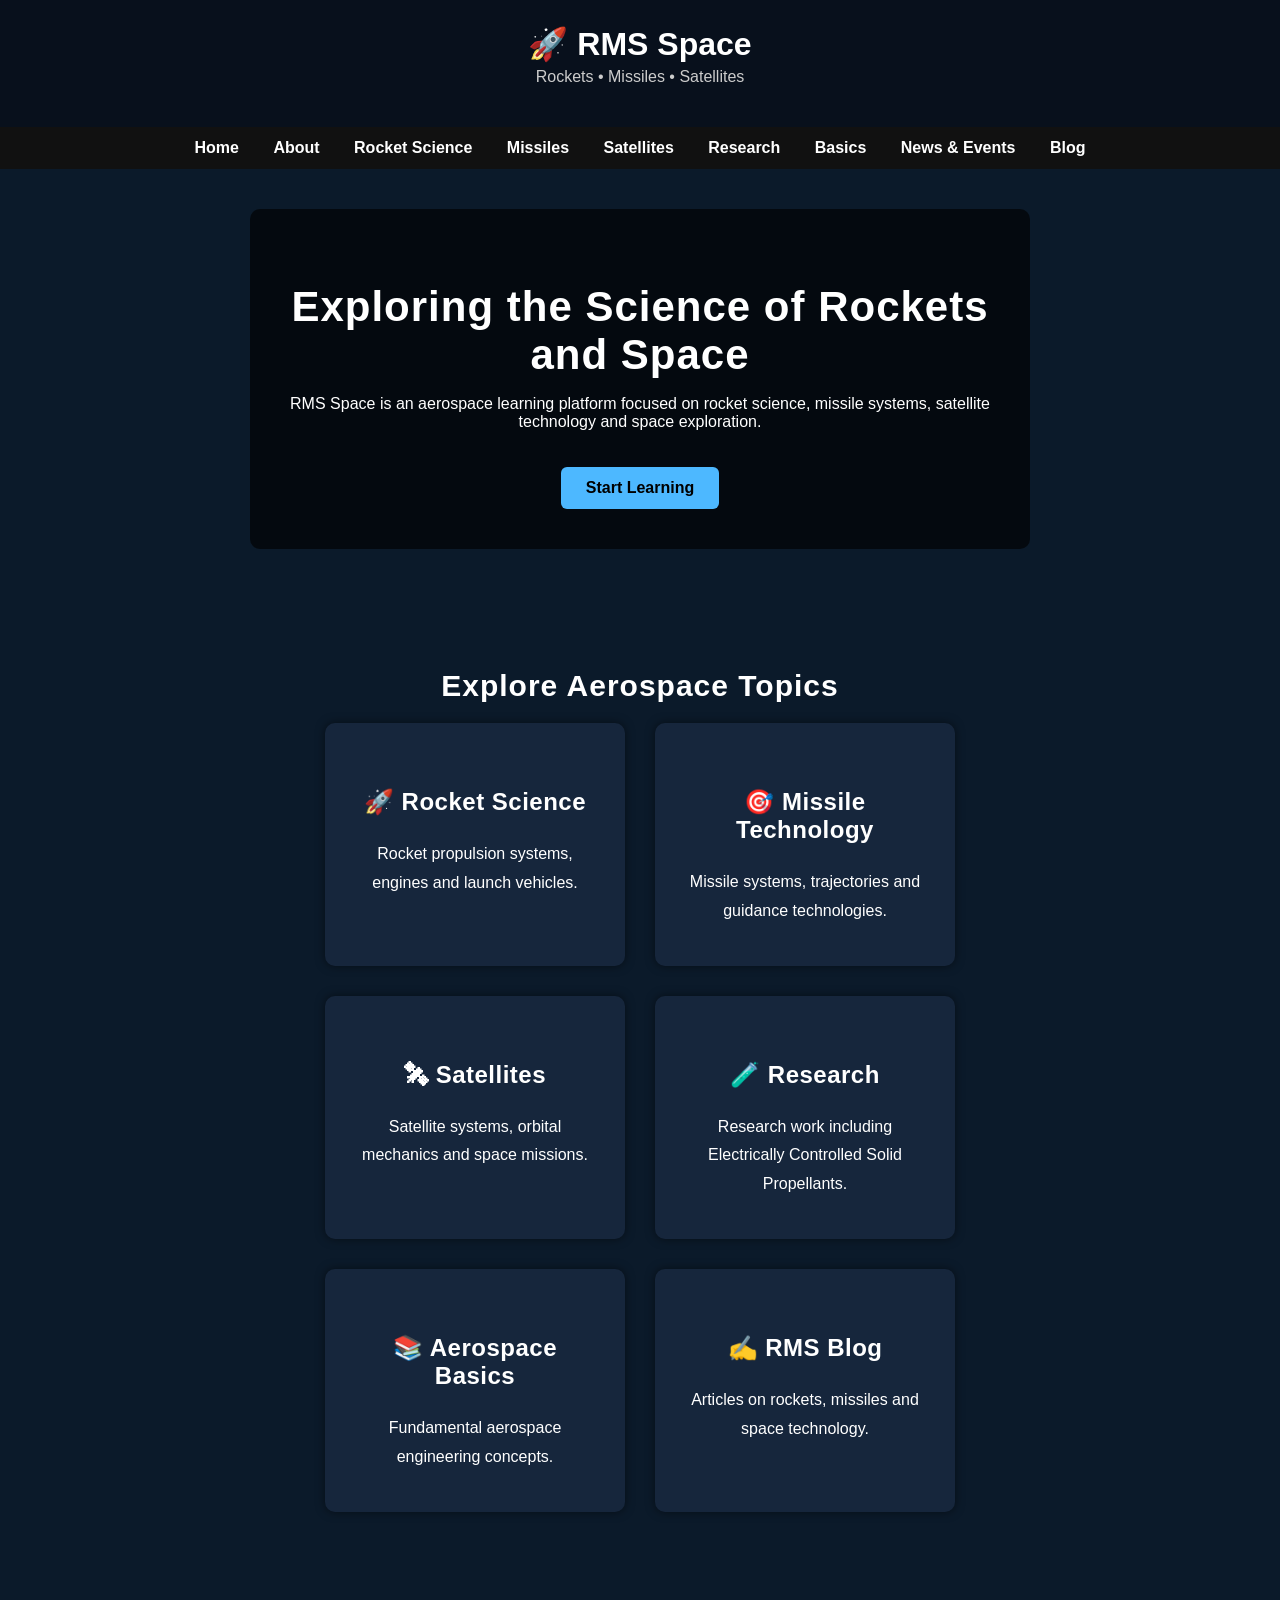
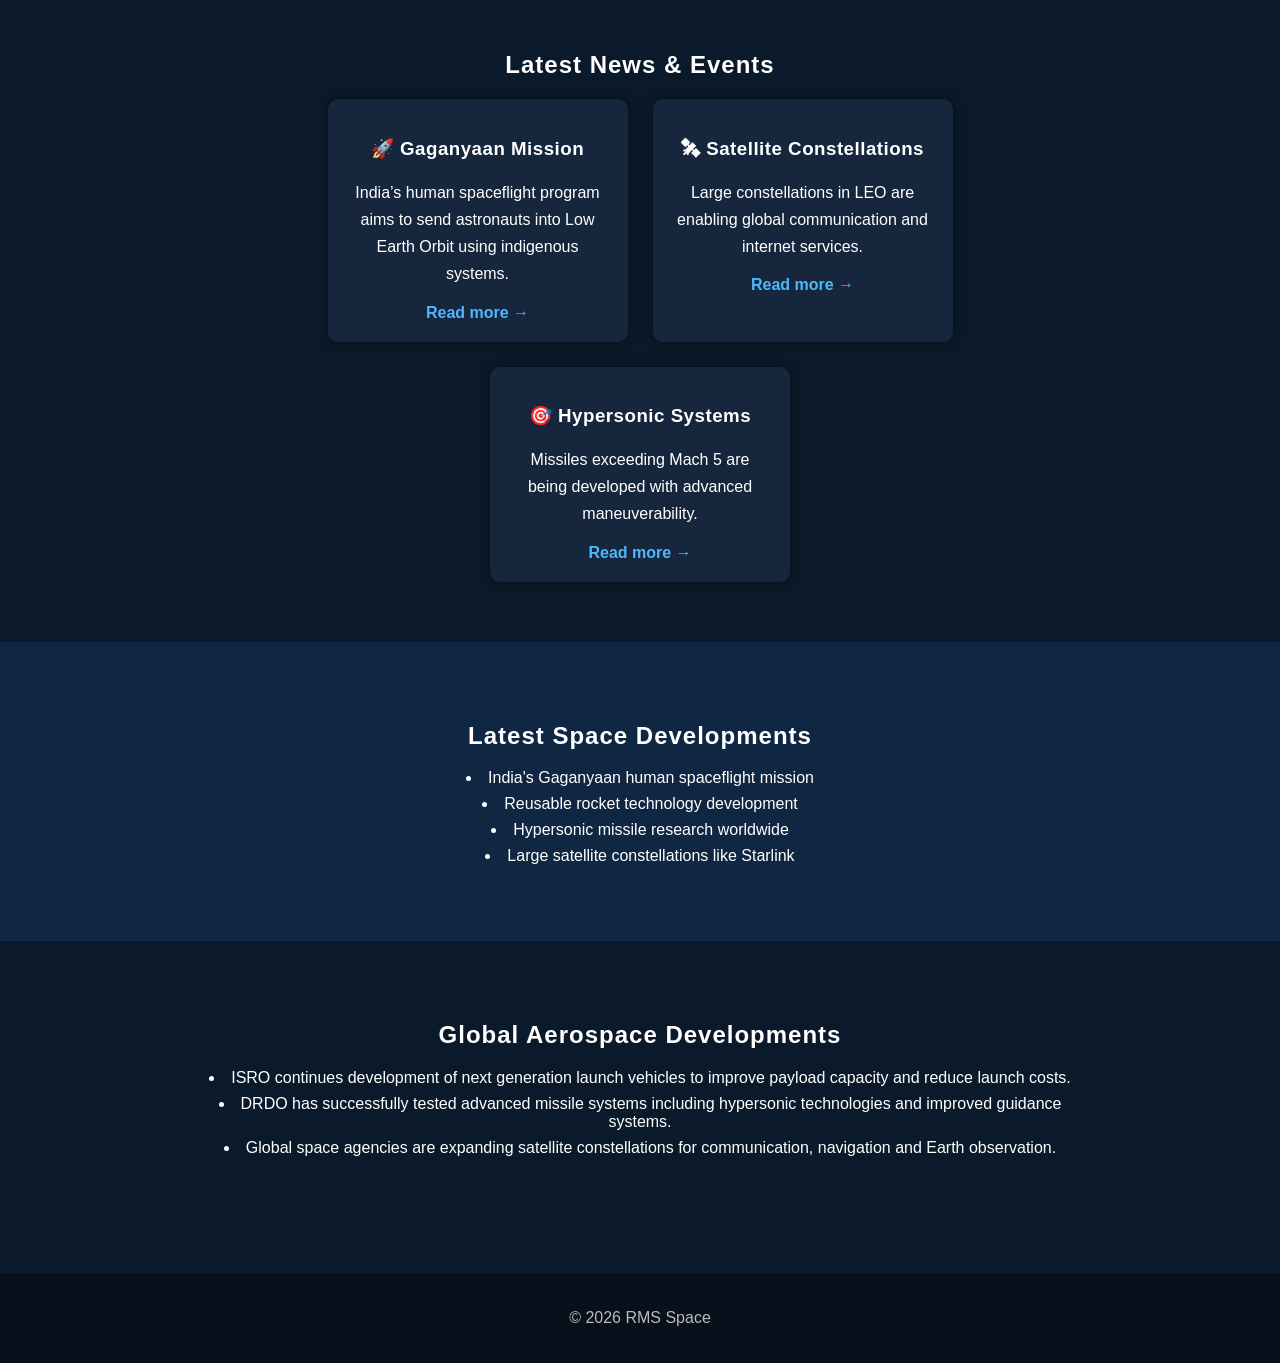
<file: index.html>
<!DOCTYPE html>
<html>

<head>
<title>RMS Space</title>

<meta charset="UTF-8">
<meta name="viewport" content="width=device-width, initial-scale=1.0">

<link rel="stylesheet" href="style.css">

</head>

<body>

<header>
<h1>🚀 RMS Space</h1>
<p>Rockets • Missiles • Satellites</p>
</header>

<nav>
<a href="index.html">Home</a>
<a href="about.html">About</a>
<a href="rocket-science.html">Rocket Science</a>
<a href="missiles.html">Missiles</a>
<a href="satellites.html">Satellites</a>
<a href="research.html">Research</a>
<a href="basics.html">Basics</a>
<a href="news.html">News & Events</a>
<a href="blog.html">Blog</a>
</nav>

<section class="hero">

<div class="hero-text">

<h2>Exploring the Science of Rockets and Space</h2>

<p>
RMS Space is an aerospace learning platform focused on rocket science,
missile systems, satellite technology and space exploration.
</p>

<a href="basics.html" class="hero-button">Start Learning</a>

</div>

</section>

<section class="topics">

<h2>Explore Aerospace Topics</h2>

<div class="topic-container">

<div class="topic-card">
<h3><a href="rocket-science.html">🚀 Rocket Science</a></h3>
<p>Rocket propulsion systems, engines and launch vehicles.</p>
</div>

<div class="topic-card">
<h3><a href="missiles.html">🎯 Missile Technology</a></h3>
<p>Missile systems, trajectories and guidance technologies.</p>
</div>

<div class="topic-card">
<h3><a href="satellites.html">🛰 Satellites</a></h3>
<p>Satellite systems, orbital mechanics and space missions.</p>
</div>

<div class="topic-card">
<h3><a href="research.html">🧪 Research</a></h3>
<p>Research work including Electrically Controlled Solid Propellants.</p>
</div>

<div class="topic-card">
<h3><a href="basics.html">📚 Aerospace Basics</a></h3>
<p>Fundamental aerospace engineering concepts.</p>
</div>

<div class="topic-card">
<h3><a href="blog.html">✍️ RMS Blog</a></h3>
<p>Articles on rockets, missiles and space technology.</p>
</div>

</div>

</section>

<!-- NEW SECTION: LATEST NEWS -->

<section class="content">

<h2>Latest News & Events</h2>

<div class="news-container">

<div class="news-card">
<h3>🚀 Gaganyaan Mission</h3>
<p>India’s human spaceflight program aims to send astronauts into Low Earth Orbit using indigenous systems.</p>
<a href="news.html">Read more →</a>
</div>

<div class="news-card">
<h3>🛰 Satellite Constellations</h3>
<p>Large constellations in LEO are enabling global communication and internet services.</p>
<a href="news.html">Read more →</a>
</div>

<div class="news-card">
<h3>🎯 Hypersonic Systems</h3>
<p>Missiles exceeding Mach 5 are being developed with advanced maneuverability.</p>
<a href="news.html">Read more →</a>
</div>

</div>

</section>

<section class="section-highlight">

<h2>Latest Space Developments</h2>

<ul>
<li>India's Gaganyaan human spaceflight mission</li>
<li>Reusable rocket technology development</li>
<li>Hypersonic missile research worldwide</li>
<li>Large satellite constellations like Starlink</li>
</ul>

</section>

<section class="content">

<h2>Global Aerospace Developments</h2>

<ul>

<li>
ISRO continues development of next generation launch vehicles to improve
payload capacity and reduce launch costs.
</li>

<li>
DRDO has successfully tested advanced missile systems including
hypersonic technologies and improved guidance systems.
</li>

<li>
Global space agencies are expanding satellite constellations for
communication, navigation and Earth observation.
</li>

</ul>

</section>

<footer>
<p>© 2026 RMS Space</p>
</footer>

</body>
</html>
</file>
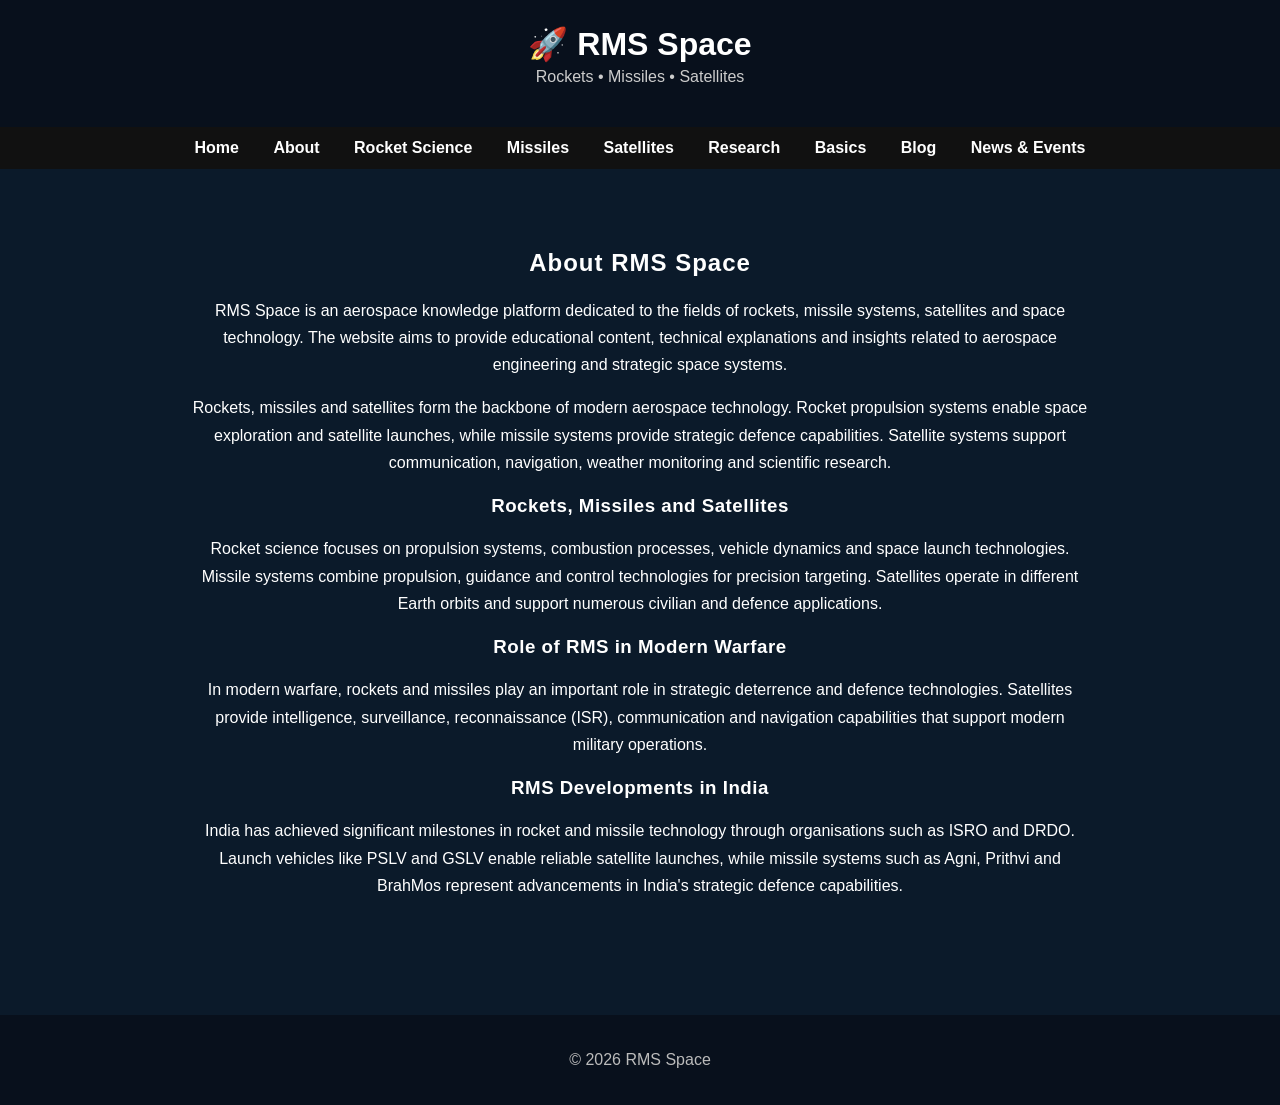
<file: about.html>
<!DOCTYPE html>
<html>

<head>
<title>About | RMS Space</title>
<link rel="stylesheet" href="style.css">
</head>

<body>

<header>
<h1>🚀 RMS Space</h1>
<p>Rockets • Missiles • Satellites</p>
</header>

<nav>
<a href="index.html">Home</a>
<a href="about.html">About</a>
<a href="rocket-science.html">Rocket Science</a>
<a href="missiles.html">Missiles</a>
<a href="satellites.html">Satellites</a>
<a href="research.html">Research</a>
<a href="basics.html">Basics</a>
<a href="blog.html">Blog</a>
<a href="news.html">News & Events</a>
</nav>

<section class="content">

<h2>About RMS Space</h2>

<p>
RMS Space is an aerospace knowledge platform dedicated to the fields of
rockets, missile systems, satellites and space technology. The website aims
to provide educational content, technical explanations and insights related
to aerospace engineering and strategic space systems.
</p>

<p>
Rockets, missiles and satellites form the backbone of modern aerospace
technology. Rocket propulsion systems enable space exploration and satellite
launches, while missile systems provide strategic defence capabilities.
Satellite systems support communication, navigation, weather monitoring
and scientific research.
</p>

<h3>Rockets, Missiles and Satellites</h3>

<p>
Rocket science focuses on propulsion systems, combustion processes,
vehicle dynamics and space launch technologies. Missile systems combine
propulsion, guidance and control technologies for precision targeting.
Satellites operate in different Earth orbits and support numerous
civilian and defence applications.
</p>

<h3>Role of RMS in Modern Warfare</h3>

<p>
In modern warfare, rockets and missiles play an important role in
strategic deterrence and defence technologies. Satellites provide
intelligence, surveillance, reconnaissance (ISR), communication and
navigation capabilities that support modern military operations.
</p>

<h3>RMS Developments in India</h3>

<p>
India has achieved significant milestones in rocket and missile
technology through organisations such as ISRO and DRDO. Launch
vehicles like PSLV and GSLV enable reliable satellite launches,
while missile systems such as Agni, Prithvi and BrahMos represent
advancements in India's strategic defence capabilities.
</p>

</section>

<footer>
<p>© 2026 RMS Space</p>
</footer>

</body>
</html>
</file>
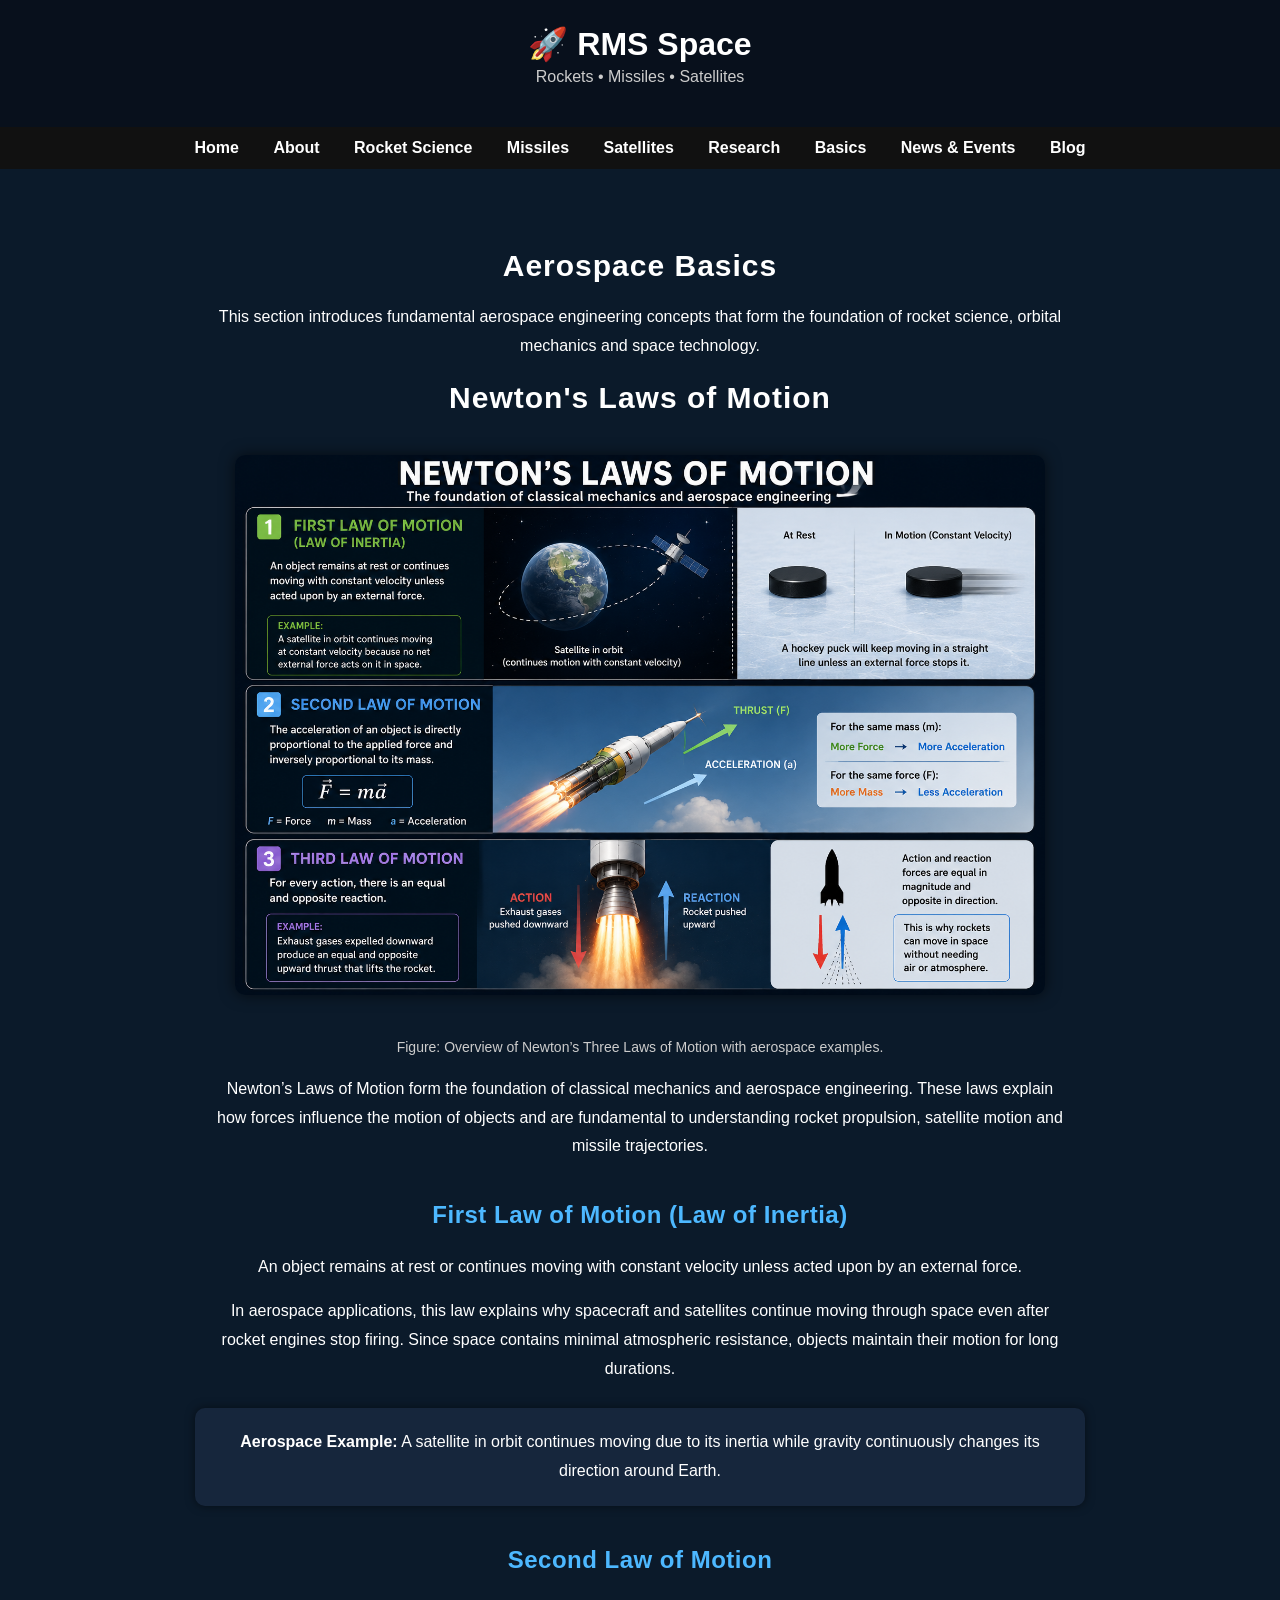
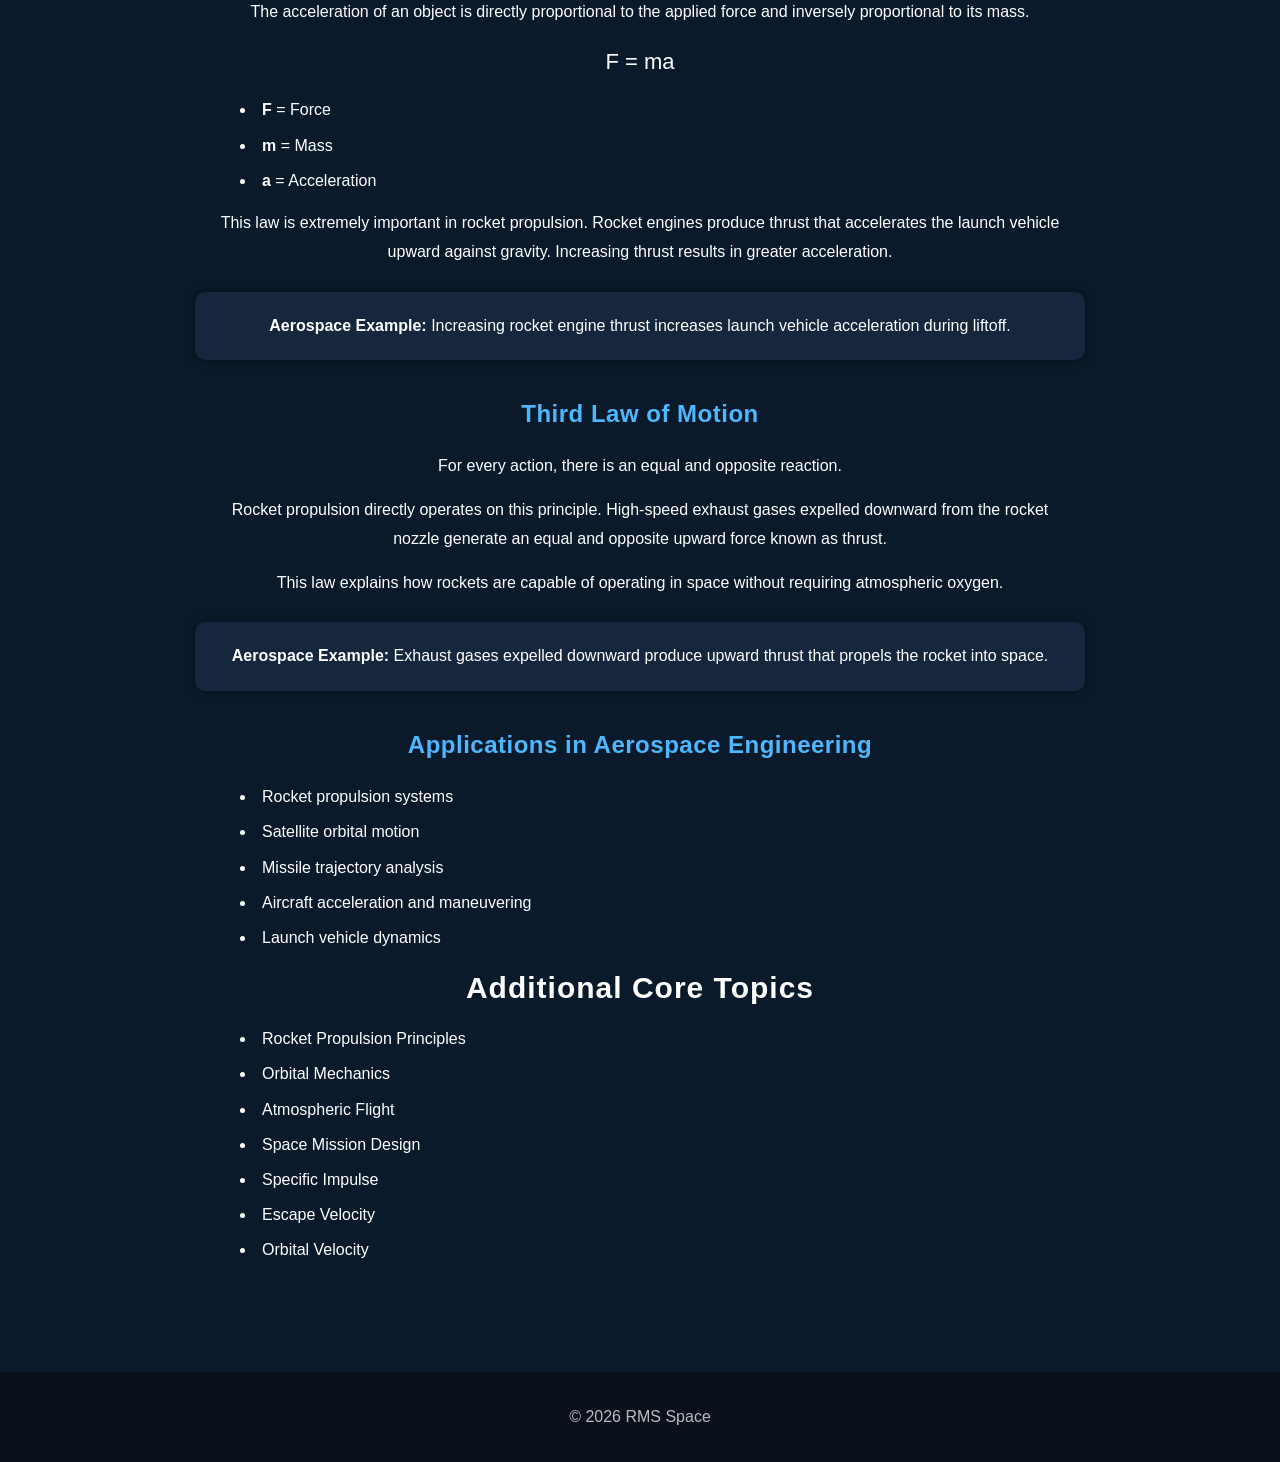
<file: basics.html>
<!DOCTYPE html>
<html>

<head>
<title>Aerospace Basics | RMS Space</title>
<link rel="stylesheet" href="style.css">
</head>

<body>

<header>
<h1>🚀 RMS Space</h1>
<p>Rockets • Missiles • Satellites</p>
</header>

<nav>
<a href="index.html">Home</a>
<a href="about.html">About</a>
<a href="rocket-science.html">Rocket Science</a>
<a href="missiles.html">Missiles</a>
<a href="satellites.html">Satellites</a>
<a href="research.html">Research</a>
<a href="basics.html">Basics</a>
<a href="news.html">News & Events</a>
<a href="blog.html">Blog</a>
</nav>

<section class="topics">

<h2>Aerospace Basics</h2>

<p>
This section introduces fundamental aerospace engineering concepts that form
the foundation of rocket science, orbital mechanics and space technology.
</p>

<!-- NEWTON'S LAWS -->

<h2>Newton's Laws of Motion</h2>

<img src="images/newtons-laws.png" class="orbit-img">

<p class="image-caption">
Figure: Overview of Newton’s Three Laws of Motion with aerospace examples.
</p>

<p>
Newton’s Laws of Motion form the foundation of classical mechanics and
aerospace engineering. These laws explain how forces influence the motion
of objects and are fundamental to understanding rocket propulsion,
satellite motion and missile trajectories.
</p>

<!-- FIRST LAW -->

<h3>First Law of Motion (Law of Inertia)</h3>

<p>
An object remains at rest or continues moving with constant velocity unless
acted upon by an external force.
</p>

<p>
In aerospace applications, this law explains why spacecraft and satellites
continue moving through space even after rocket engines stop firing. Since
space contains minimal atmospheric resistance, objects maintain their motion
for long durations.
</p>

<div class="law-box">

<p>
<b>Aerospace Example:</b> A satellite in orbit continues moving due to its
inertia while gravity continuously changes its direction around Earth.
</p>

</div>

<!-- SECOND LAW -->

<h3>Second Law of Motion</h3>

<p>
The acceleration of an object is directly proportional to the applied force
and inversely proportional to its mass.
</p>

<p style="text-align:center; font-size:22px;">
F = ma
</p>

<ul>

<li><b>F</b> = Force</li>
<li><b>m</b> = Mass</li>
<li><b>a</b> = Acceleration</li>

</ul>

<p>
This law is extremely important in rocket propulsion. Rocket engines produce
thrust that accelerates the launch vehicle upward against gravity.
Increasing thrust results in greater acceleration.
</p>

<div class="law-box">

<p>
<b>Aerospace Example:</b> Increasing rocket engine thrust increases launch
vehicle acceleration during liftoff.
</p>

</div>

<!-- THIRD LAW -->

<h3>Third Law of Motion</h3>

<p>
For every action, there is an equal and opposite reaction.
</p>

<p>
Rocket propulsion directly operates on this principle. High-speed exhaust
gases expelled downward from the rocket nozzle generate an equal and opposite
upward force known as thrust.
</p>

<p>
This law explains how rockets are capable of operating in space without
requiring atmospheric oxygen.
</p>

<div class="law-box">

<p>
<b>Aerospace Example:</b> Exhaust gases expelled downward produce upward
thrust that propels the rocket into space.
</p>

</div>

<!-- APPLICATIONS -->

<h3>Applications in Aerospace Engineering</h3>

<ul>

<li>Rocket propulsion systems</li>

<li>Satellite orbital motion</li>

<li>Missile trajectory analysis</li>

<li>Aircraft acceleration and maneuvering</li>

<li>Launch vehicle dynamics</li>

</ul>

<!-- ADDITIONAL TOPICS -->

<h2>Additional Core Topics</h2>

<ul>

<li>Rocket Propulsion Principles</li>

<li>Orbital Mechanics</li>

<li>Atmospheric Flight</li>

<li>Space Mission Design</li>

<li>Specific Impulse</li>

<li>Escape Velocity</li>

<li>Orbital Velocity</li>

</ul>

</section>

<footer>
<p>© 2026 RMS Space</p>
</footer>

</body>
</html>
</file>
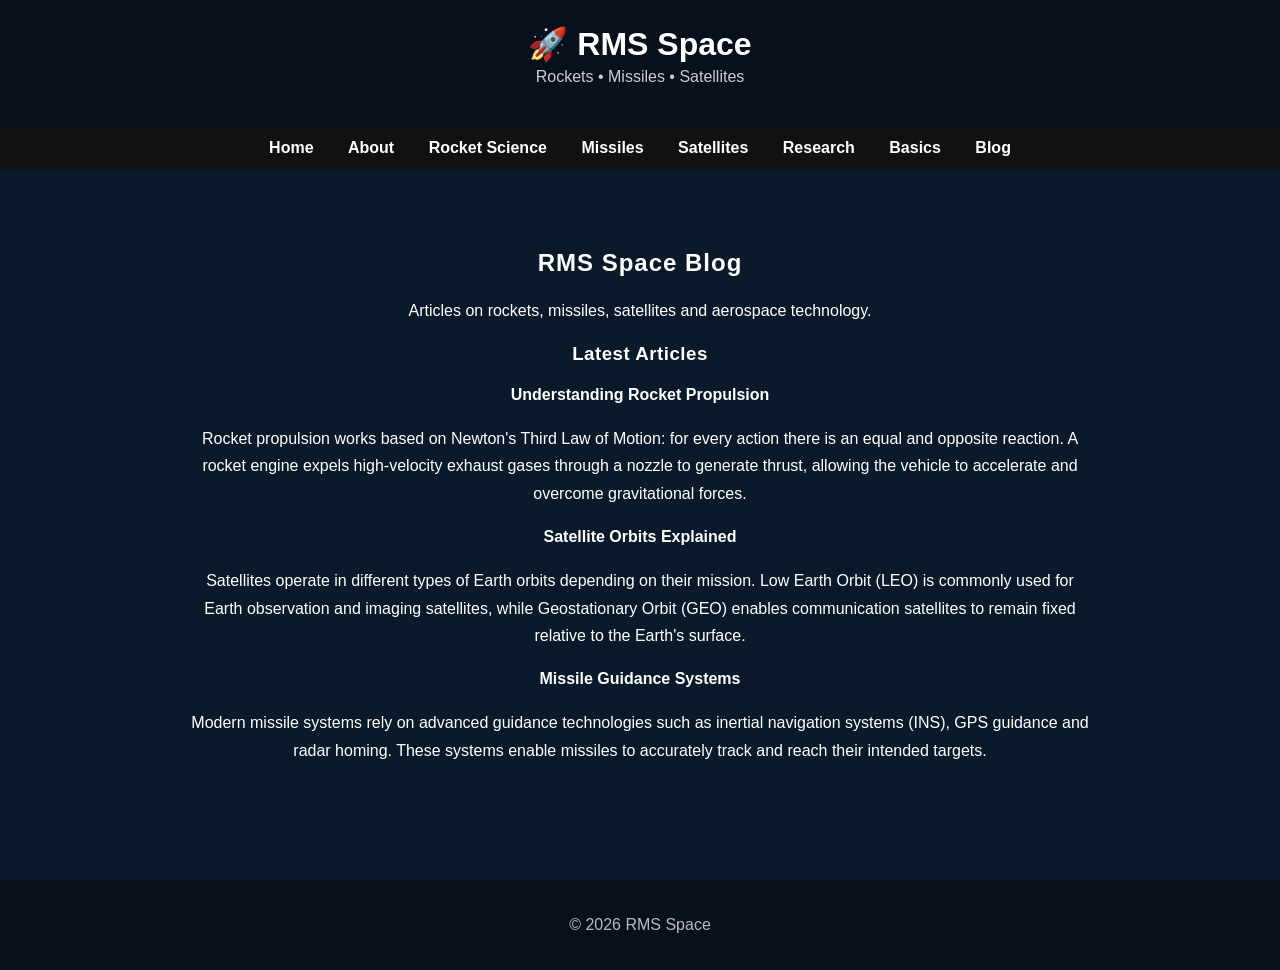
<file: blog.html>
<!DOCTYPE html>
<html>

<head>
<title>RMS Space Blog</title>
<link rel="stylesheet" href="style.css">
</head>

<body>

<header>
<h1>🚀 RMS Space</h1>
<p>Rockets • Missiles • Satellites</p>
</header>

<nav>
<a href="index.html">Home</a>
<a href="about.html">About</a>
<a href="rocket-science.html">Rocket Science</a>
<a href="missiles.html">Missiles</a>
<a href="satellites.html">Satellites</a>
<a href="research.html">Research</a>
<a href="basics.html">Basics</a>
<a href="blog.html">Blog</a>
</nav>

<section class="content">

<h2>RMS Space Blog</h2>

<p>Articles on rockets, missiles, satellites and aerospace technology.</p>

<h3>Latest Articles</h3>

<h4>Understanding Rocket Propulsion</h4>

<p>
Rocket propulsion works based on Newton's Third Law of Motion: for every action
there is an equal and opposite reaction. A rocket engine expels high-velocity
exhaust gases through a nozzle to generate thrust, allowing the vehicle to
accelerate and overcome gravitational forces.
</p>

<h4>Satellite Orbits Explained</h4>

<p>
Satellites operate in different types of Earth orbits depending on their
mission. Low Earth Orbit (LEO) is commonly used for Earth observation and
imaging satellites, while Geostationary Orbit (GEO) enables communication
satellites to remain fixed relative to the Earth's surface.
</p>

<h4>Missile Guidance Systems</h4>

<p>
Modern missile systems rely on advanced guidance technologies such as
inertial navigation systems (INS), GPS guidance and radar homing.
These systems enable missiles to accurately track and reach their
intended targets.
</p>

</section>

<footer>
<p>© 2026 RMS Space</p>
</footer>

</body>
</html>
</file>
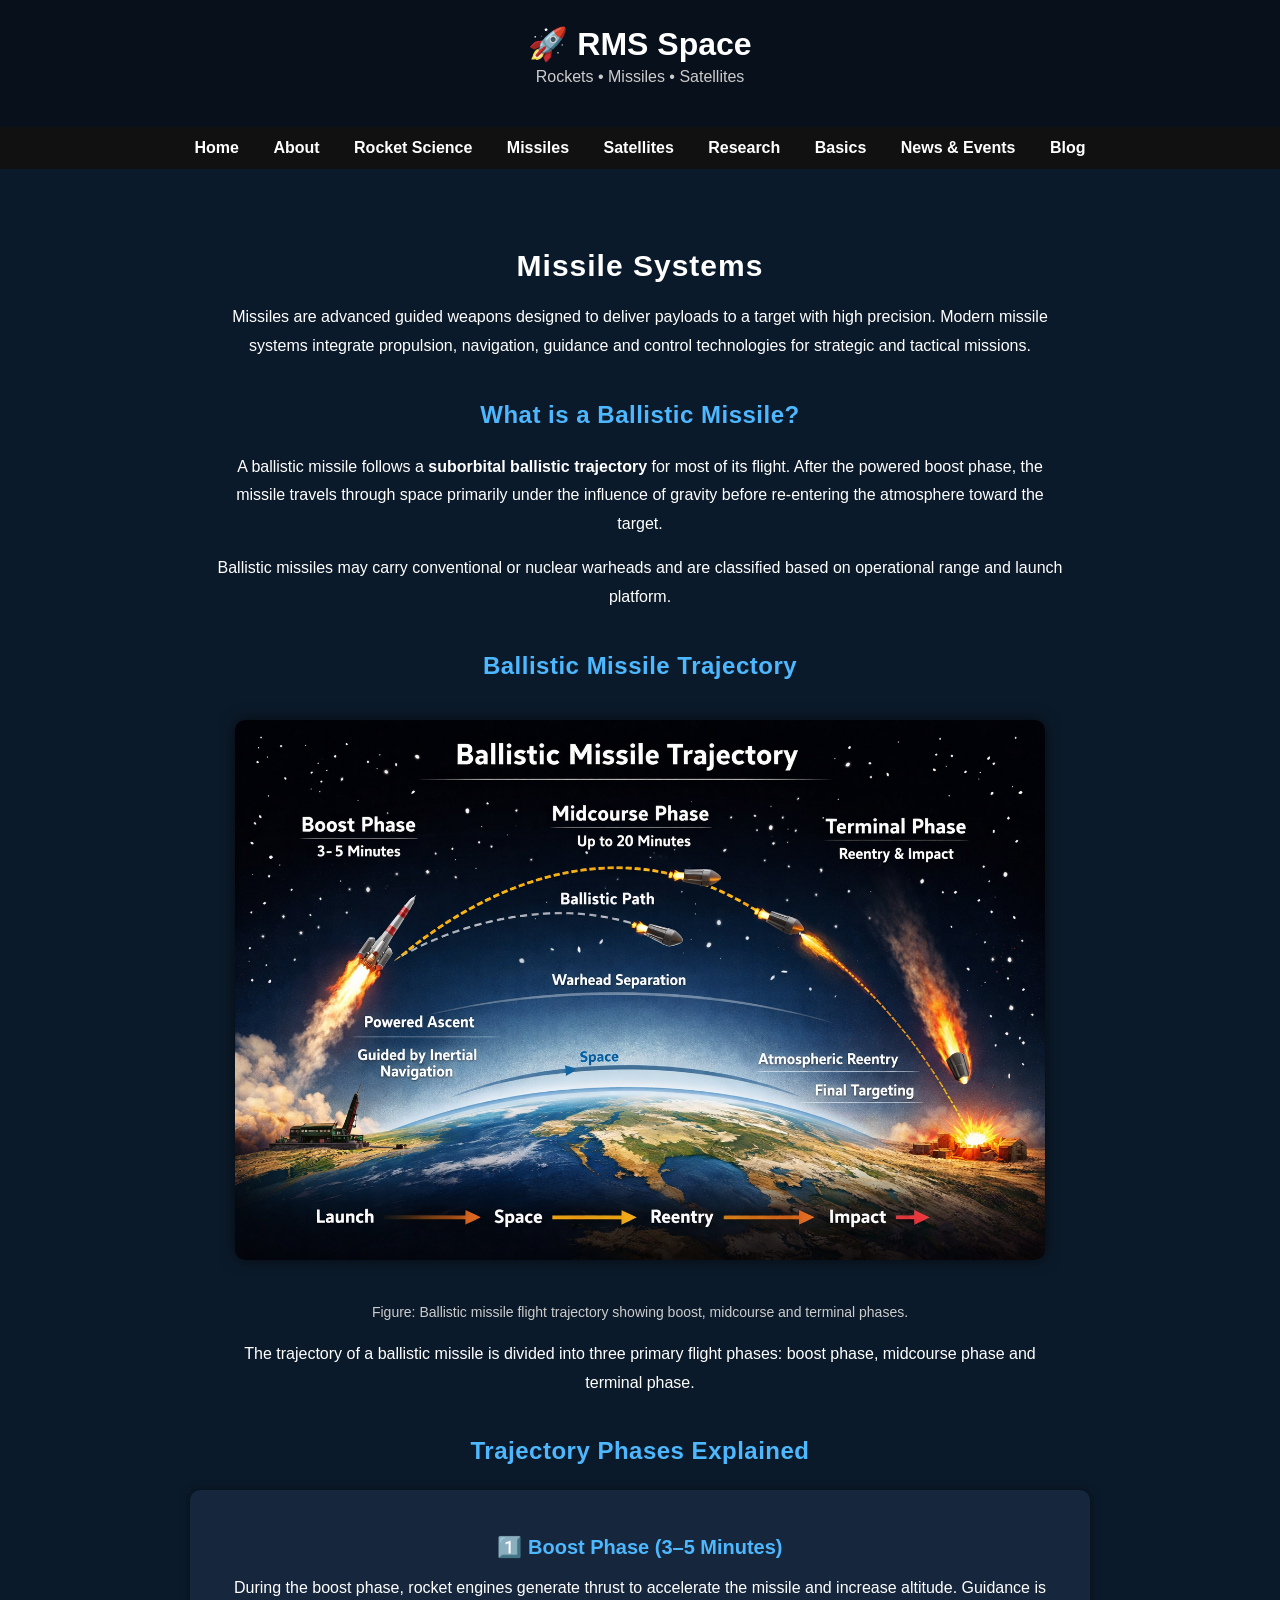
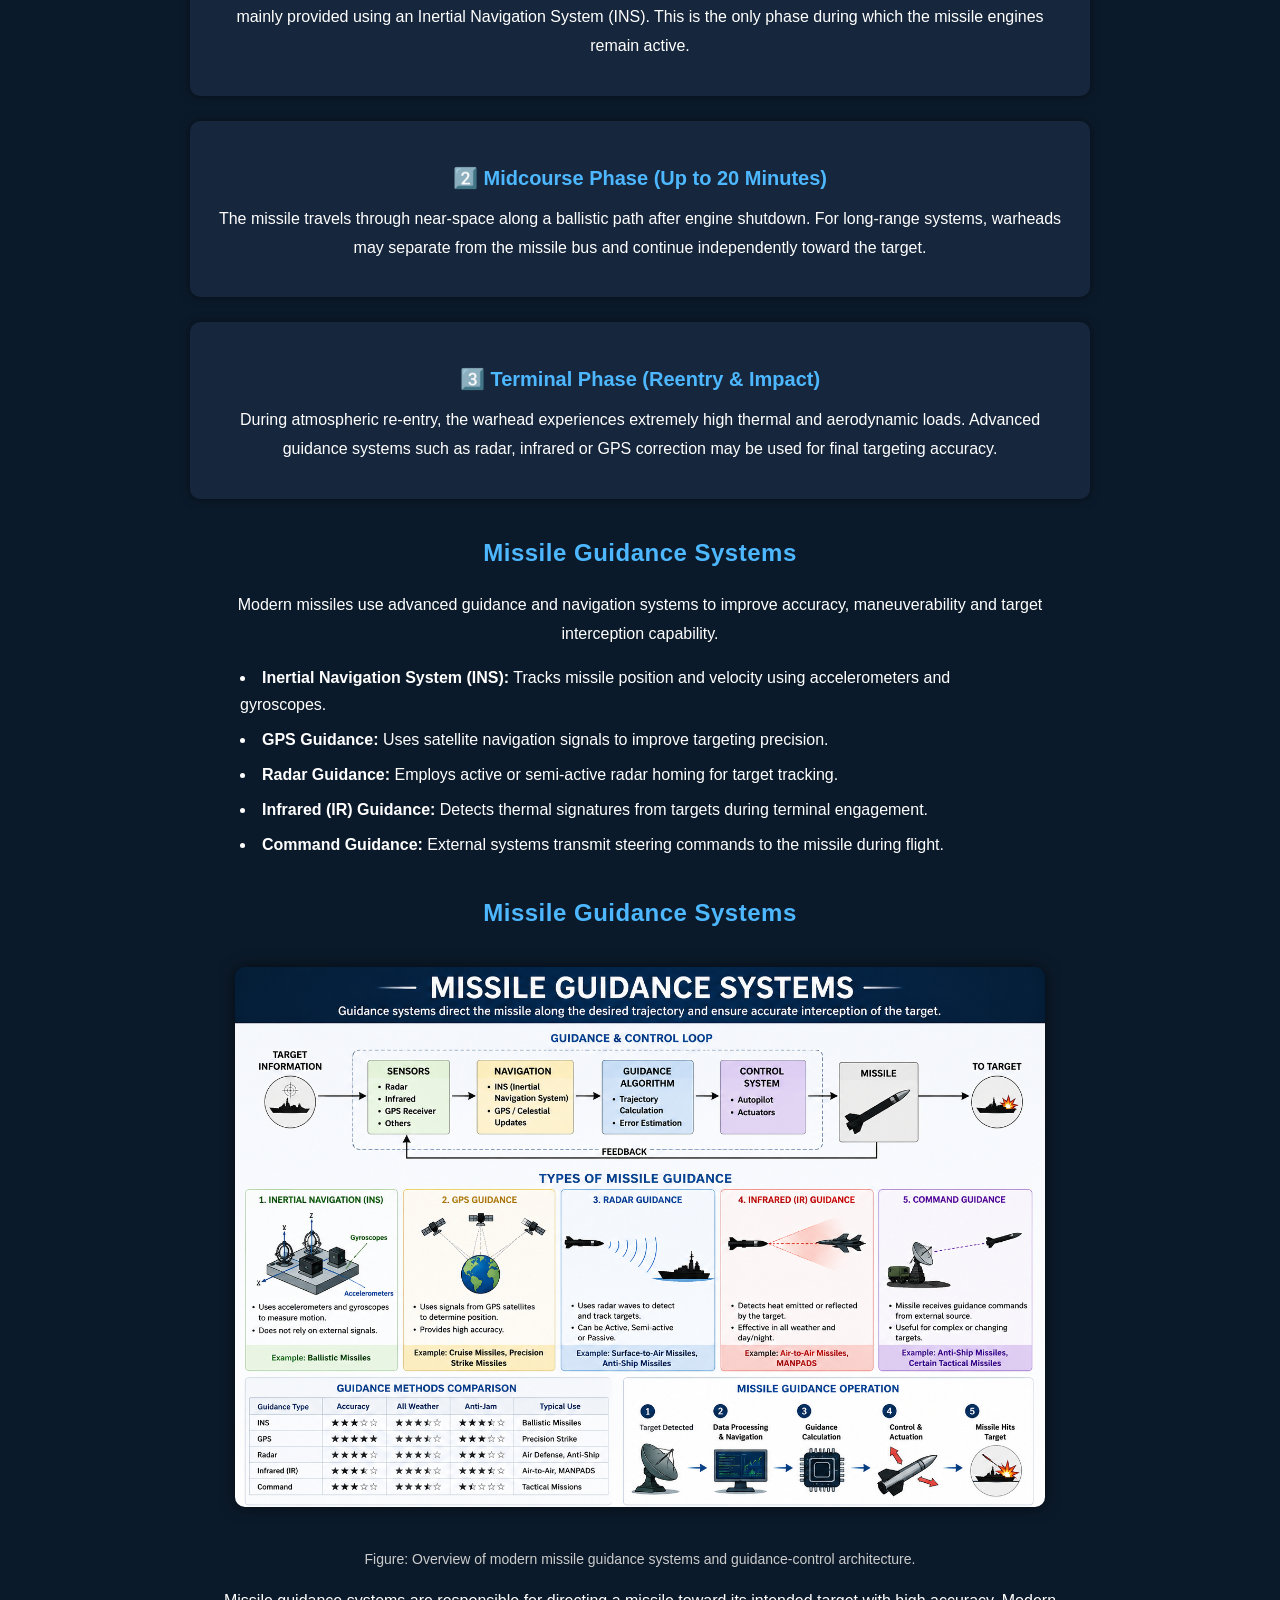
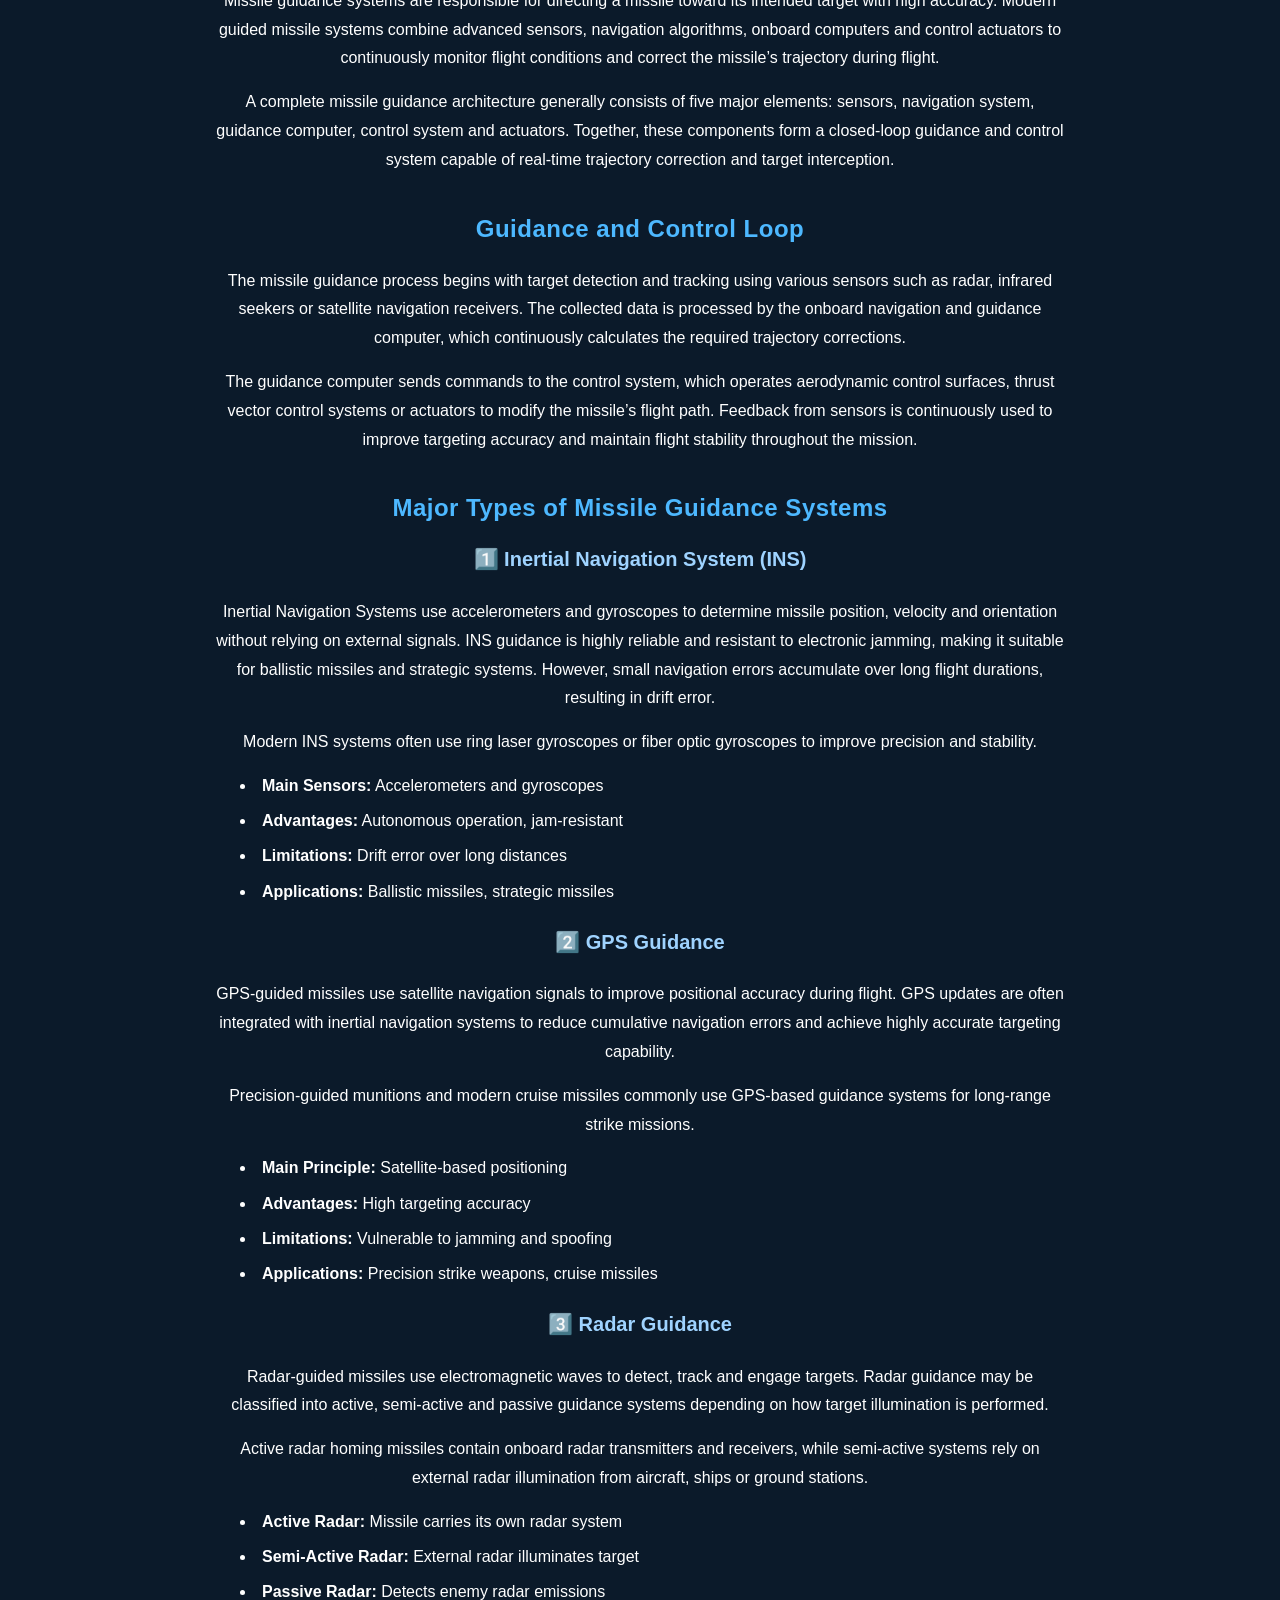
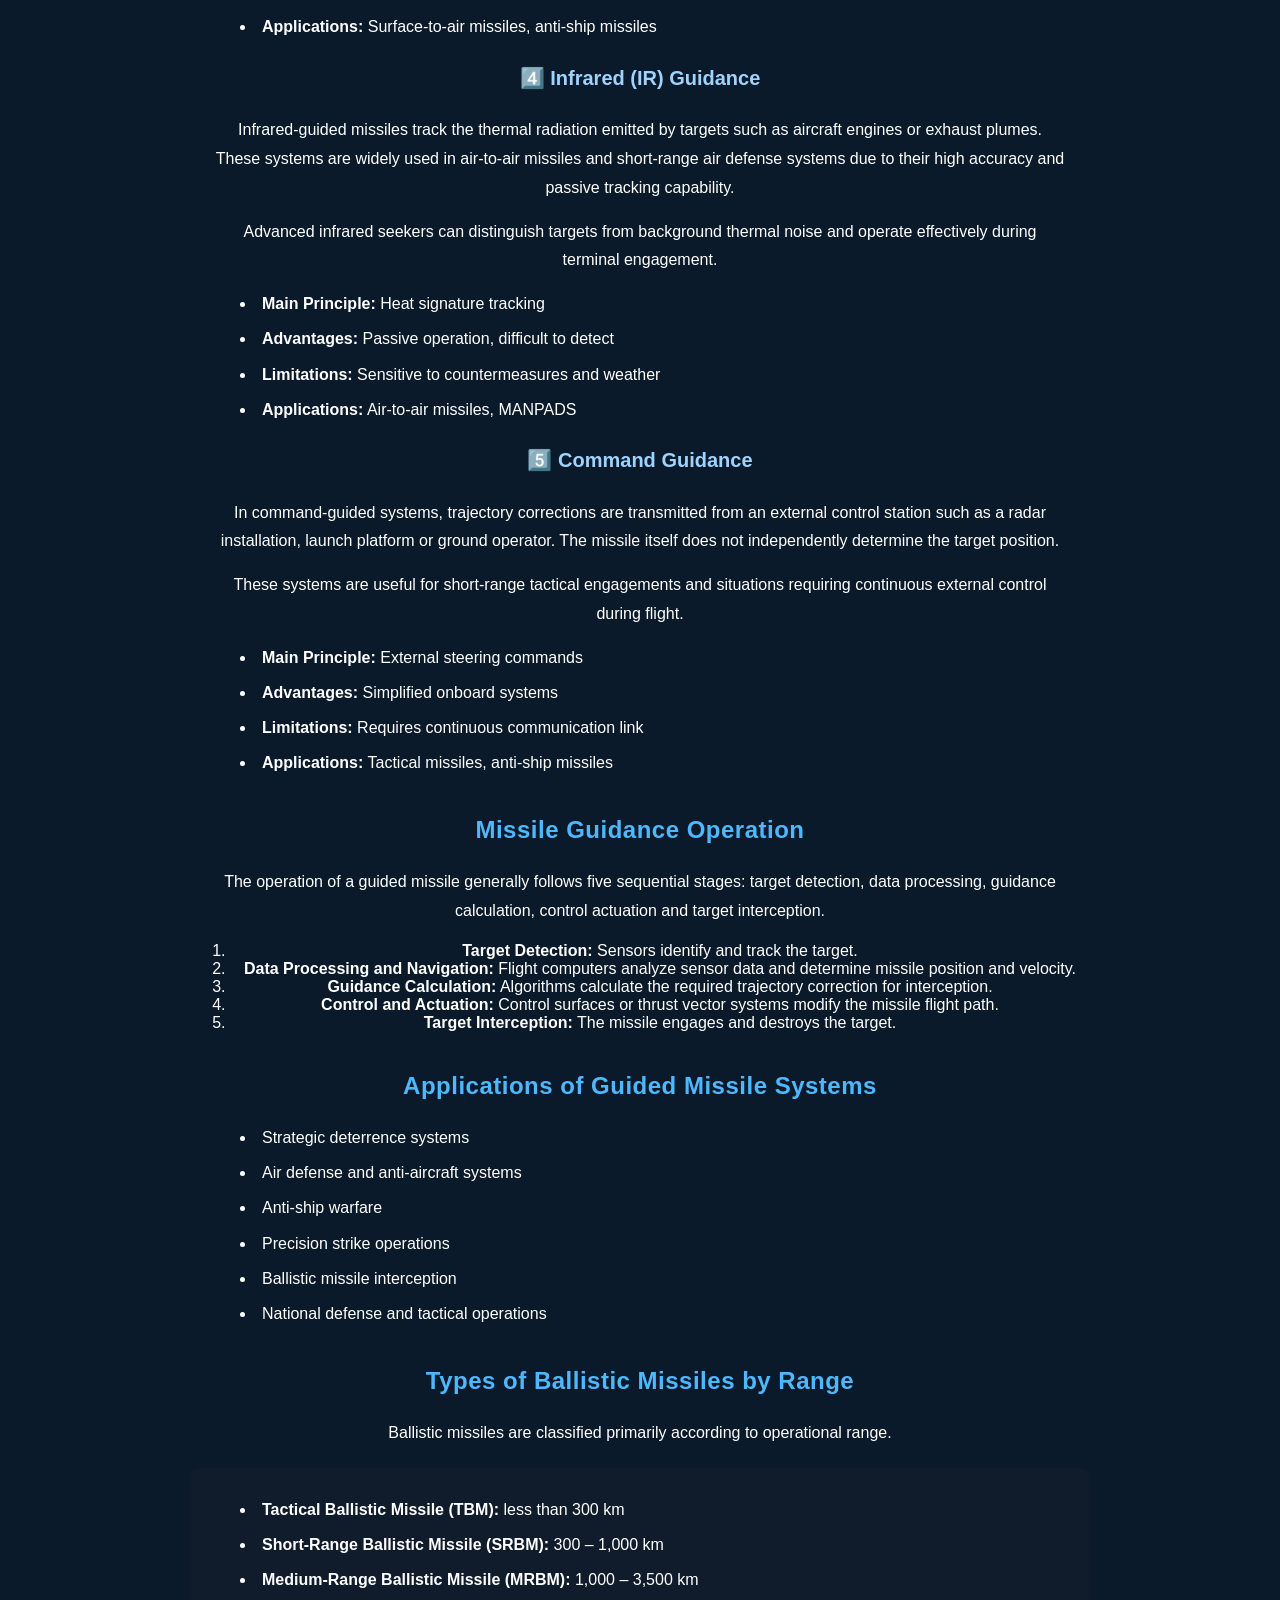
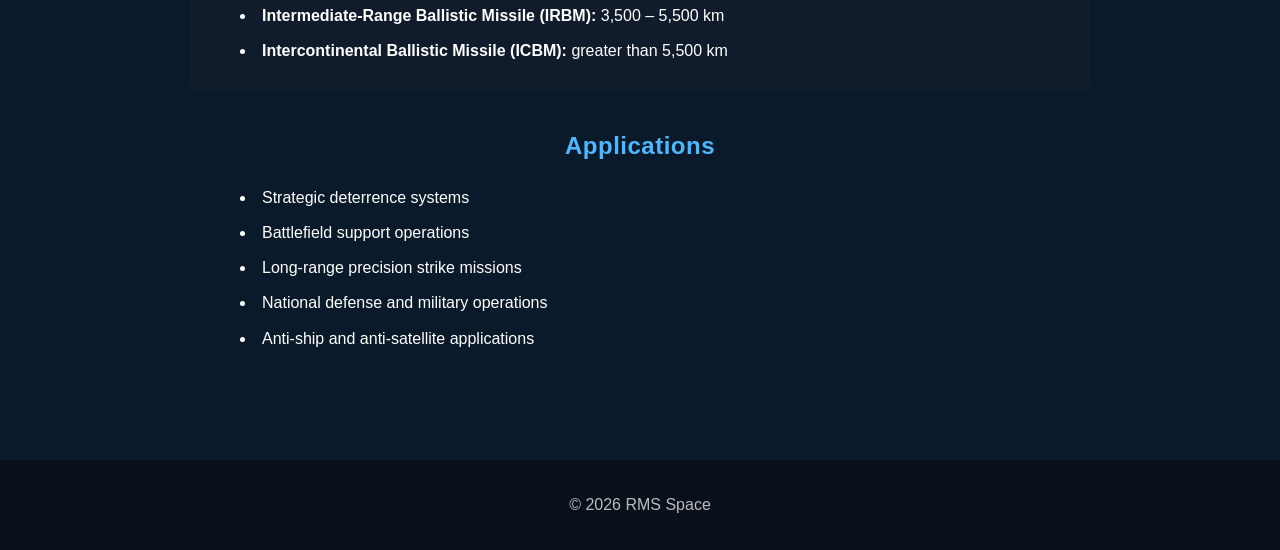
<file: missiles.html>
<!DOCTYPE html>
<html>

<head>
<title>Missiles | RMS Space</title>
<link rel="stylesheet" href="style.css">
</head>

<body>

<header>
<h1>🚀 RMS Space</h1>
<p>Rockets • Missiles • Satellites</p>
</header>

<nav>
<a href="index.html">Home</a>
<a href="about.html">About</a>
<a href="rocket-science.html">Rocket Science</a>
<a href="missiles.html">Missiles</a>
<a href="satellites.html">Satellites</a>
<a href="research.html">Research</a>
<a href="basics.html">Basics</a>
<a href="news.html">News & Events</a>
<a href="blog.html">Blog</a>
</nav>

<section class="topics">

<h2>Missile Systems</h2>

<p>
Missiles are advanced guided weapons designed to deliver payloads to a target
with high precision. Modern missile systems integrate propulsion, navigation,
guidance and control technologies for strategic and tactical missions.
</p>

<!-- BALLISTIC MISSILE -->

<h3>What is a Ballistic Missile?</h3>

<p>
A ballistic missile follows a <b>suborbital ballistic trajectory</b> for most
of its flight. After the powered boost phase, the missile travels through
space primarily under the influence of gravity before re-entering the
atmosphere toward the target.
</p>

<p>
Ballistic missiles may carry conventional or nuclear warheads and are
classified based on operational range and launch platform.
</p>

<!-- IMAGE -->

<h3>Ballistic Missile Trajectory</h3>

<img src="images/ballistic-missile-trajectory.png" class="orbit-img">

<p class="image-caption">
Figure: Ballistic missile flight trajectory showing boost, midcourse and
terminal phases.
</p>

<p>
The trajectory of a ballistic missile is divided into three primary flight
phases: boost phase, midcourse phase and terminal phase.
</p>

<!-- TRAJECTORY PHASES -->

<h3>Trajectory Phases Explained</h3>

<div class="phase-box">

<h4>1️⃣ Boost Phase (3–5 Minutes)</h4>

<p>
During the boost phase, rocket engines generate thrust to accelerate the
missile and increase altitude. Guidance is mainly provided using an
Inertial Navigation System (INS). This is the only phase during which
the missile engines remain active.
</p>

</div>

<div class="phase-box">

<h4>2️⃣ Midcourse Phase (Up to 20 Minutes)</h4>

<p>
The missile travels through near-space along a ballistic path after engine
shutdown. For long-range systems, warheads may separate from the missile bus
and continue independently toward the target.
</p>

</div>

<div class="phase-box">

<h4>3️⃣ Terminal Phase (Reentry & Impact)</h4>

<p>
During atmospheric re-entry, the warhead experiences extremely high thermal
and aerodynamic loads. Advanced guidance systems such as radar, infrared or
GPS correction may be used for final targeting accuracy.
</p>

</div>

<!-- GUIDANCE SYSTEMS -->

<h3>Missile Guidance Systems</h3>

<p>
Modern missiles use advanced guidance and navigation systems to improve
accuracy, maneuverability and target interception capability.
</p>

<ul>

<li>
<b>Inertial Navigation System (INS):</b>
Tracks missile position and velocity using accelerometers and gyroscopes.
</li>

<li>
<b>GPS Guidance:</b>
Uses satellite navigation signals to improve targeting precision.
</li>

<li>
<b>Radar Guidance:</b>
Employs active or semi-active radar homing for target tracking.
</li>

<li>
<b>Infrared (IR) Guidance:</b>
Detects thermal signatures from targets during terminal engagement.
</li>

<li>
<b>Command Guidance:</b>
External systems transmit steering commands to the missile during flight.
</li>

</ul>

<h3>Missile Guidance Systems</h3>

<img src="images/missile-guidance-system.png" class="orbit-img">

<p class="image-caption">
Figure: Overview of modern missile guidance systems and guidance-control architecture.
</p>

<p>
Missile guidance systems are responsible for directing a missile toward its
intended target with high accuracy. Modern guided missile systems combine
advanced sensors, navigation algorithms, onboard computers and control
actuators to continuously monitor flight conditions and correct the missile’s
trajectory during flight.
</p>

<p>
A complete missile guidance architecture generally consists of five major
elements: sensors, navigation system, guidance computer, control system and
actuators. Together, these components form a closed-loop guidance and control
system capable of real-time trajectory correction and target interception.
</p>

<h3>Guidance and Control Loop</h3>

<p>
The missile guidance process begins with target detection and tracking using
various sensors such as radar, infrared seekers or satellite navigation
receivers. The collected data is processed by the onboard navigation and
guidance computer, which continuously calculates the required trajectory
corrections.
</p>

<p>
The guidance computer sends commands to the control system, which operates
aerodynamic control surfaces, thrust vector control systems or actuators to
modify the missile’s flight path. Feedback from sensors is continuously used
to improve targeting accuracy and maintain flight stability throughout the
mission.
</p>

<h3>Major Types of Missile Guidance Systems</h3>

<h4>1️⃣ Inertial Navigation System (INS)</h4>

<p>
Inertial Navigation Systems use accelerometers and gyroscopes to determine
missile position, velocity and orientation without relying on external
signals. INS guidance is highly reliable and resistant to electronic
jamming, making it suitable for ballistic missiles and strategic systems.
However, small navigation errors accumulate over long flight durations,
resulting in drift error.
</p>

<p>
Modern INS systems often use ring laser gyroscopes or fiber optic gyroscopes
to improve precision and stability.
</p>

<ul>
<li><b>Main Sensors:</b> Accelerometers and gyroscopes</li>
<li><b>Advantages:</b> Autonomous operation, jam-resistant</li>
<li><b>Limitations:</b> Drift error over long distances</li>
<li><b>Applications:</b> Ballistic missiles, strategic missiles</li>
</ul>

<h4>2️⃣ GPS Guidance</h4>

<p>
GPS-guided missiles use satellite navigation signals to improve positional
accuracy during flight. GPS updates are often integrated with inertial
navigation systems to reduce cumulative navigation errors and achieve highly
accurate targeting capability.
</p>

<p>
Precision-guided munitions and modern cruise missiles commonly use GPS-based
guidance systems for long-range strike missions.
</p>

<ul>
<li><b>Main Principle:</b> Satellite-based positioning</li>
<li><b>Advantages:</b> High targeting accuracy</li>
<li><b>Limitations:</b> Vulnerable to jamming and spoofing</li>
<li><b>Applications:</b> Precision strike weapons, cruise missiles</li>
</ul>

<h4>3️⃣ Radar Guidance</h4>

<p>
Radar-guided missiles use electromagnetic waves to detect, track and engage
targets. Radar guidance may be classified into active, semi-active and
passive guidance systems depending on how target illumination is performed.
</p>

<p>
Active radar homing missiles contain onboard radar transmitters and receivers,
while semi-active systems rely on external radar illumination from aircraft,
ships or ground stations.
</p>

<ul>
<li><b>Active Radar:</b> Missile carries its own radar system</li>
<li><b>Semi-Active Radar:</b> External radar illuminates target</li>
<li><b>Passive Radar:</b> Detects enemy radar emissions</li>
<li><b>Applications:</b> Surface-to-air missiles, anti-ship missiles</li>
</ul>

<h4>4️⃣ Infrared (IR) Guidance</h4>

<p>
Infrared-guided missiles track the thermal radiation emitted by targets such
as aircraft engines or exhaust plumes. These systems are widely used in
air-to-air missiles and short-range air defense systems due to their high
accuracy and passive tracking capability.
</p>

<p>
Advanced infrared seekers can distinguish targets from background thermal
noise and operate effectively during terminal engagement.
</p>

<ul>
<li><b>Main Principle:</b> Heat signature tracking</li>
<li><b>Advantages:</b> Passive operation, difficult to detect</li>
<li><b>Limitations:</b> Sensitive to countermeasures and weather</li>
<li><b>Applications:</b> Air-to-air missiles, MANPADS</li>
</ul>

<h4>5️⃣ Command Guidance</h4>

<p>
In command-guided systems, trajectory corrections are transmitted from an
external control station such as a radar installation, launch platform or
ground operator. The missile itself does not independently determine the
target position.
</p>

<p>
These systems are useful for short-range tactical engagements and situations
requiring continuous external control during flight.
</p>

<ul>
<li><b>Main Principle:</b> External steering commands</li>
<li><b>Advantages:</b> Simplified onboard systems</li>
<li><b>Limitations:</b> Requires continuous communication link</li>
<li><b>Applications:</b> Tactical missiles, anti-ship missiles</li>
</ul>

<h3>Missile Guidance Operation</h3>

<p>
The operation of a guided missile generally follows five sequential stages:
target detection, data processing, guidance calculation, control actuation
and target interception.
</p>

<ol>

<li>
<b>Target Detection:</b> Sensors identify and track the target.
</li>

<li>
<b>Data Processing and Navigation:</b> Flight computers analyze sensor data
and determine missile position and velocity.
</li>

<li>
<b>Guidance Calculation:</b> Algorithms calculate the required trajectory
correction for interception.
</li>

<li>
<b>Control and Actuation:</b> Control surfaces or thrust vector systems
modify the missile flight path.
</li>

<li>
<b>Target Interception:</b> The missile engages and destroys the target.
</li>

</ol>

<h3>Applications of Guided Missile Systems</h3>

<ul>

<li>Strategic deterrence systems</li>

<li>Air defense and anti-aircraft systems</li>

<li>Anti-ship warfare</li>

<li>Precision strike operations</li>

<li>Ballistic missile interception</li>

<li>National defense and tactical operations</li>

</ul>

<!-- CLASSIFICATION -->

<h3>Types of Ballistic Missiles by Range</h3>

<p>
Ballistic missiles are classified primarily according to operational range.
</p>

<div class="classification-box">

<ul>

<li><b>Tactical Ballistic Missile (TBM):</b> less than 300 km</li>

<li><b>Short-Range Ballistic Missile (SRBM):</b> 300 – 1,000 km</li>

<li><b>Medium-Range Ballistic Missile (MRBM):</b> 1,000 – 3,500 km</li>

<li><b>Intermediate-Range Ballistic Missile (IRBM):</b> 3,500 – 5,500 km</li>

<li><b>Intercontinental Ballistic Missile (ICBM):</b> greater than 5,500 km</li>

</ul>

</div>

<!-- APPLICATIONS -->

<h3>Applications</h3>

<ul>

<li>Strategic deterrence systems</li>

<li>Battlefield support operations</li>

<li>Long-range precision strike missions</li>

<li>National defense and military operations</li>

<li>Anti-ship and anti-satellite applications</li>

</ul>

</section>

<footer>
<p>© 2026 RMS Space</p>
</footer>

</body>
</html>
</file>
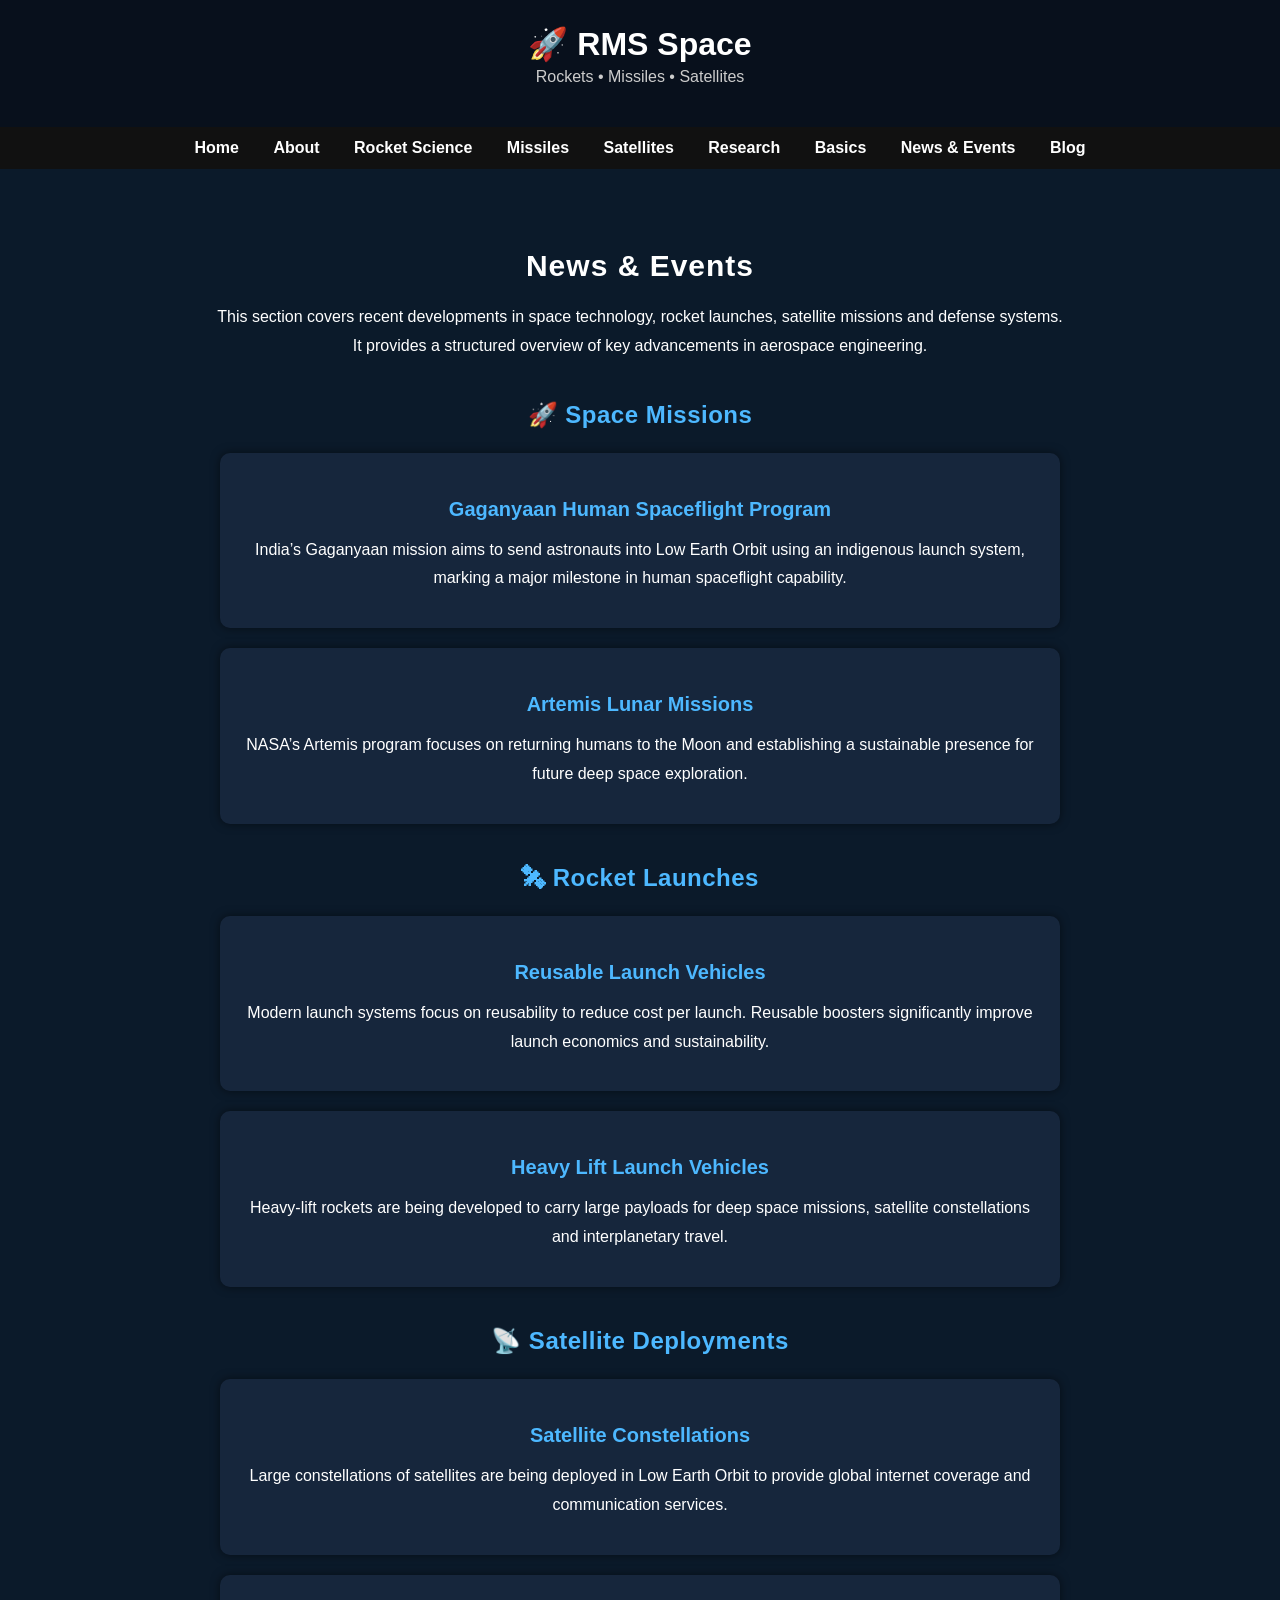
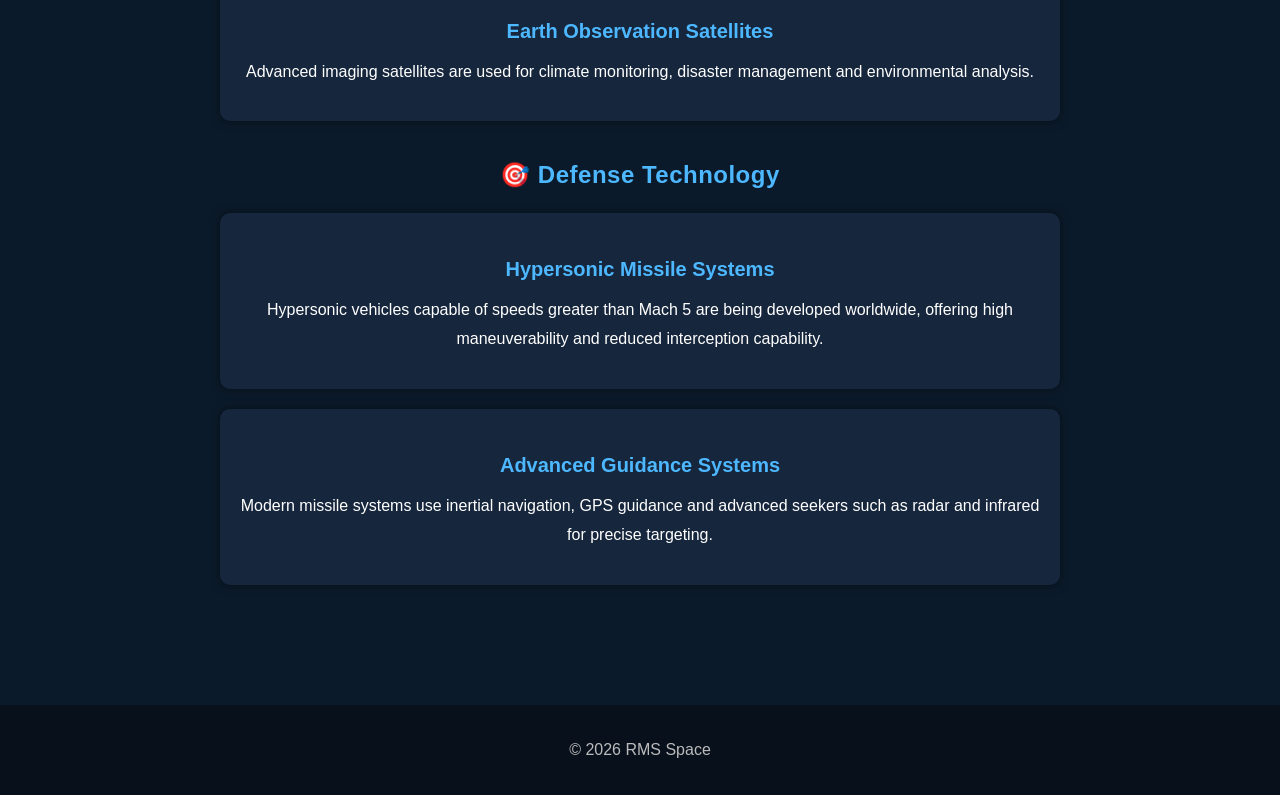
<file: news.html>
<!DOCTYPE html>
<html>

<head>
<title>News & Events | RMS Space</title>
<link rel="stylesheet" href="style.css">
</head>

<body>

<header>
<h1>🚀 RMS Space</h1>
<p>Rockets • Missiles • Satellites</p>
</header>

<nav>
<a href="index.html">Home</a>
<a href="about.html">About</a>
<a href="rocket-science.html">Rocket Science</a>
<a href="missiles.html">Missiles</a>
<a href="satellites.html">Satellites</a>
<a href="research.html">Research</a>
<a href="basics.html">Basics</a>
<a href="news.html">News & Events</a>
<a href="blog.html">Blog</a>
</nav>

<section class="topics">

<h2>News & Events</h2>

<p>
This section covers recent developments in space technology, rocket launches,
satellite missions and defense systems. It provides a structured overview of
key advancements in aerospace engineering.
</p>

<!-- SPACE MISSIONS -->

<h3>🚀 Space Missions</h3>

<div class="news-item">
<h4>Gaganyaan Human Spaceflight Program</h4>
<p>
India’s Gaganyaan mission aims to send astronauts into Low Earth Orbit
using an indigenous launch system, marking a major milestone in human
spaceflight capability.
</p>
</div>

<div class="news-item">
<h4>Artemis Lunar Missions</h4>
<p>
NASA’s Artemis program focuses on returning humans to the Moon and
establishing a sustainable presence for future deep space exploration.
</p>
</div>

<!-- ROCKET LAUNCHES -->

<h3>🛰 Rocket Launches</h3>

<div class="news-item">
<h4>Reusable Launch Vehicles</h4>
<p>
Modern launch systems focus on reusability to reduce cost per launch.
Reusable boosters significantly improve launch economics and
sustainability.
</p>
</div>

<div class="news-item">
<h4>Heavy Lift Launch Vehicles</h4>
<p>
Heavy-lift rockets are being developed to carry large payloads for
deep space missions, satellite constellations and interplanetary travel.
</p>
</div>

<!-- SATELLITE DEPLOYMENTS -->

<h3>📡 Satellite Deployments</h3>

<div class="news-item">
<h4>Satellite Constellations</h4>
<p>
Large constellations of satellites are being deployed in Low Earth Orbit
to provide global internet coverage and communication services.
</p>
</div>

<div class="news-item">
<h4>Earth Observation Satellites</h4>
<p>
Advanced imaging satellites are used for climate monitoring, disaster
management and environmental analysis.
</p>
</div>

<!-- DEFENSE TECHNOLOGY -->

<h3>🎯 Defense Technology</h3>

<div class="news-item">
<h4>Hypersonic Missile Systems</h4>
<p>
Hypersonic vehicles capable of speeds greater than Mach 5 are being
developed worldwide, offering high maneuverability and reduced
interception capability.
</p>
</div>

<div class="news-item">
<h4>Advanced Guidance Systems</h4>
<p>
Modern missile systems use inertial navigation, GPS guidance and
advanced seekers such as radar and infrared for precise targeting.
</p>
</div>

</section>

<footer>
<p>© 2026 RMS Space</p>
</footer>

</body>
</html>
</file>
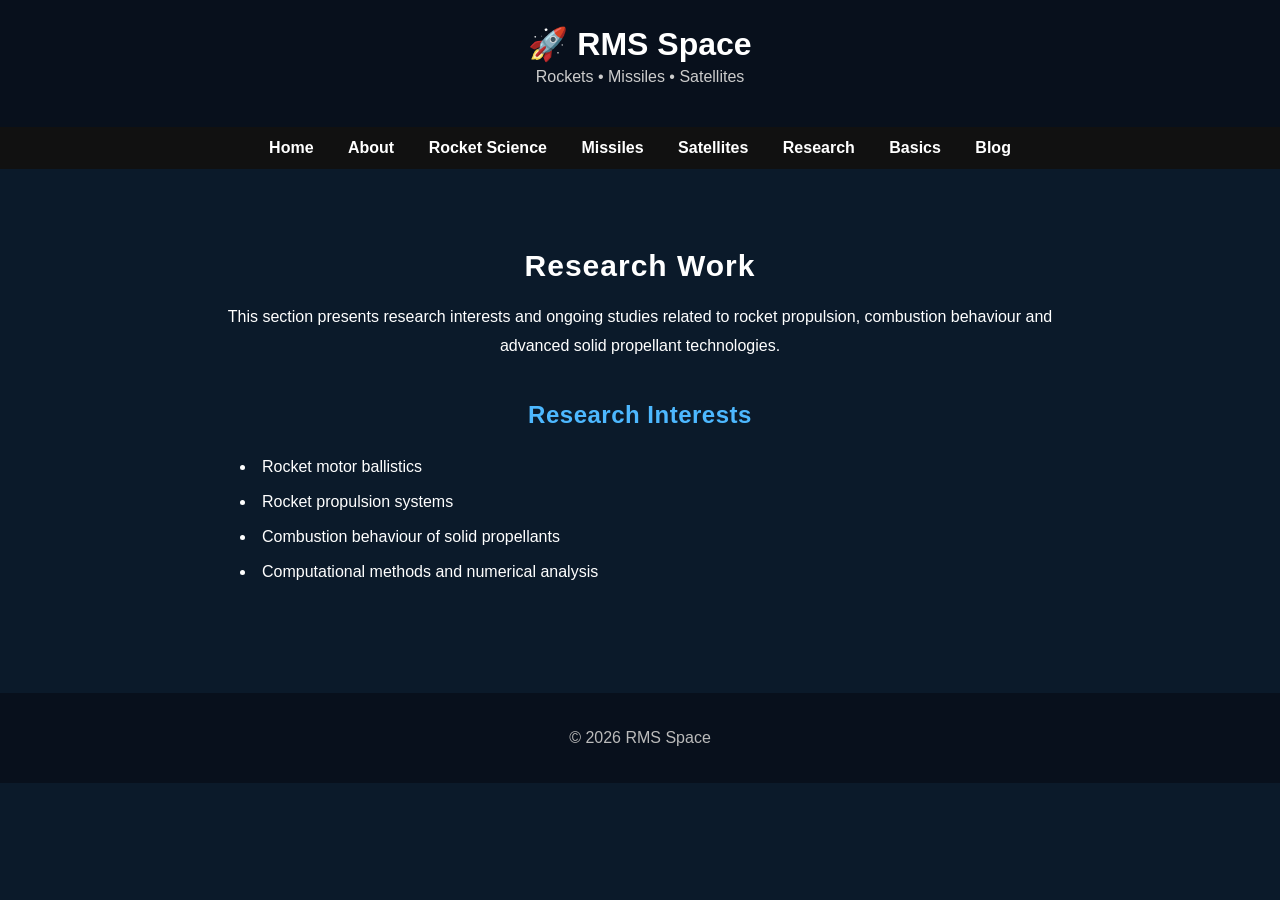
<file: research.html>
<!DOCTYPE html>
<html>

<head>
<title>Research | RMS Space</title>
<link rel="stylesheet" href="style.css">
</head>

<body>

<header>
<h1>🚀 RMS Space</h1>
<p>Rockets • Missiles • Satellites</p>
</header>

<nav>
<a href="index.html">Home</a>
<a href="about.html">About</a>
<a href="rocket-science.html">Rocket Science</a>
<a href="missiles.html">Missiles</a>
<a href="satellites.html">Satellites</a>
<a href="research.html">Research</a>
<a href="basics.html">Basics</a>
<a href="blog.html">Blog</a>
</nav>

<section class="topics">

<h2>Research Work</h2>

<p>
This section presents research interests and ongoing studies related to
rocket propulsion, combustion behaviour and advanced solid propellant
technologies.
</p>

<h3>Research Interests</h3>

<ul>
<li>Rocket motor ballistics</li>
<li>Rocket propulsion systems</li>
<li>Combustion behaviour of solid propellants</li>
<li>Computational methods and numerical analysis</li>
</ul>

</section>

<footer>
<p>© 2026 RMS Space</p>
</footer>

</body>
</html>
</file>
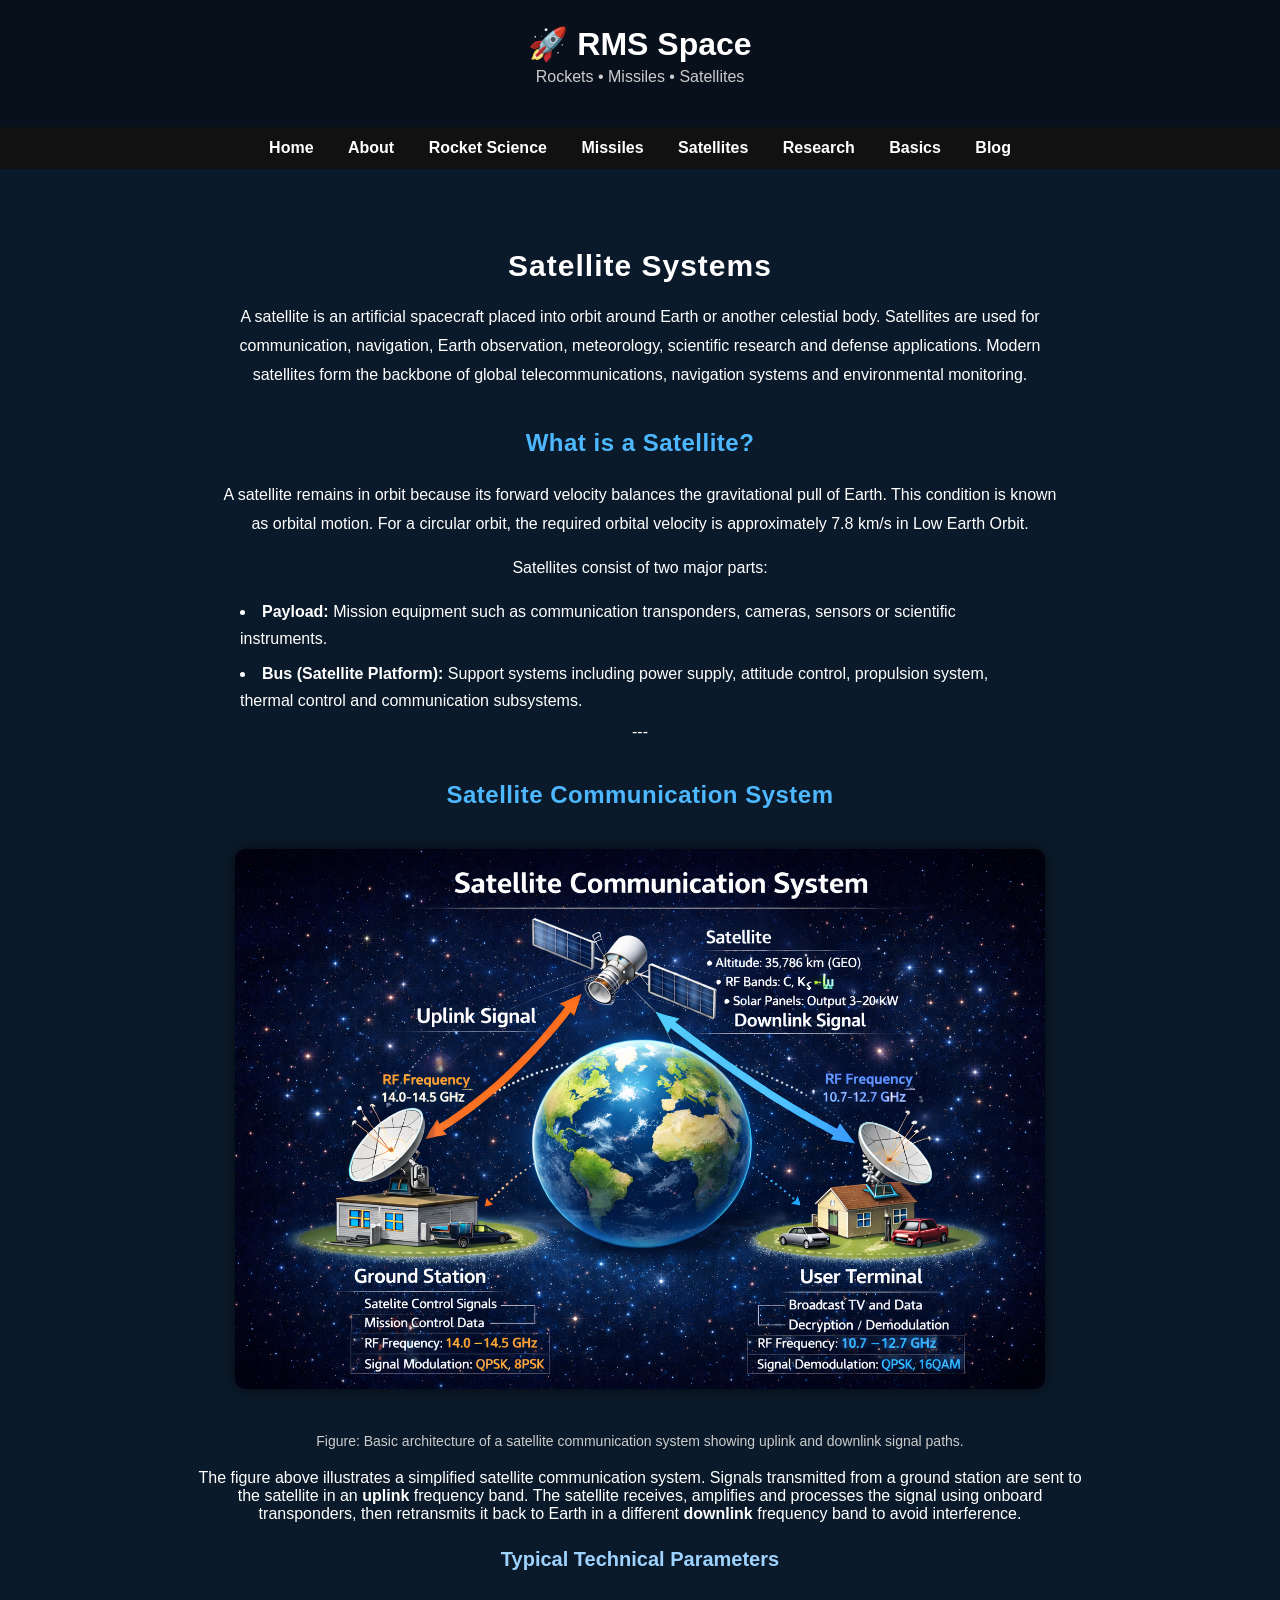
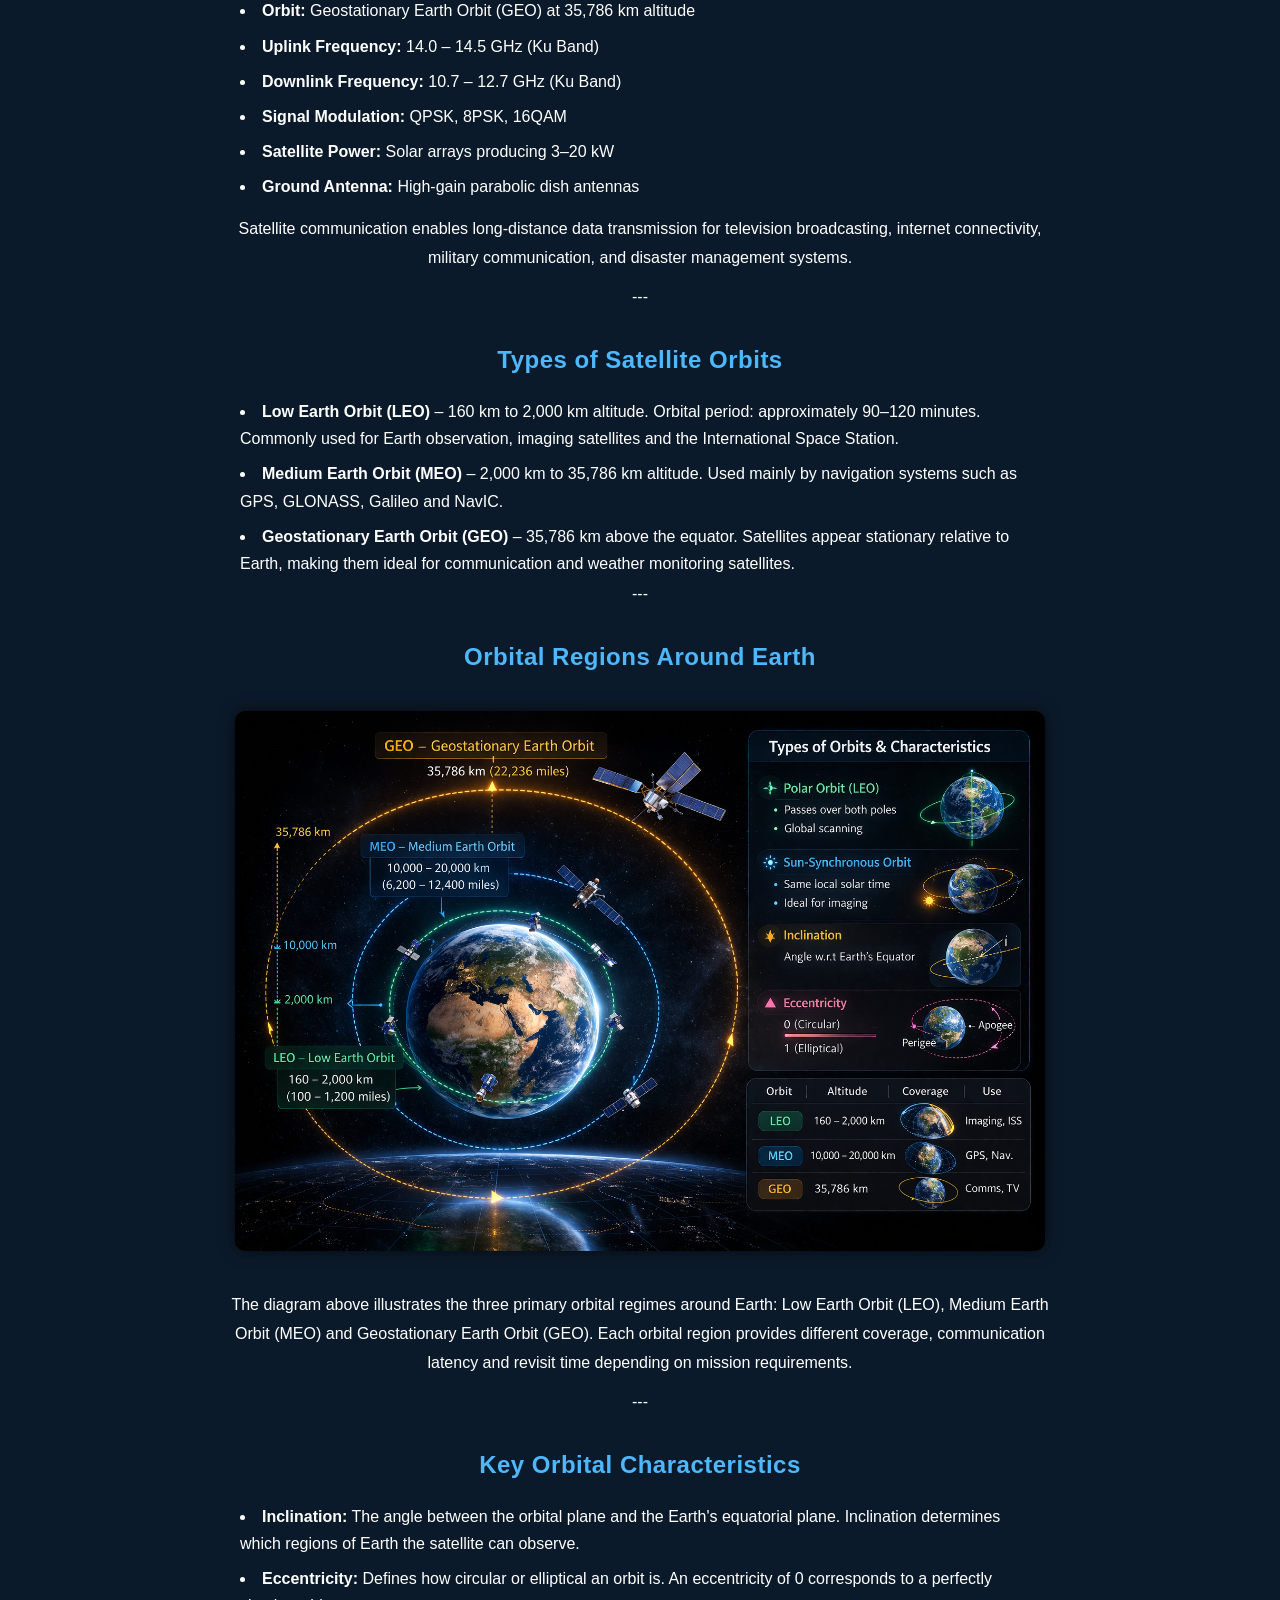
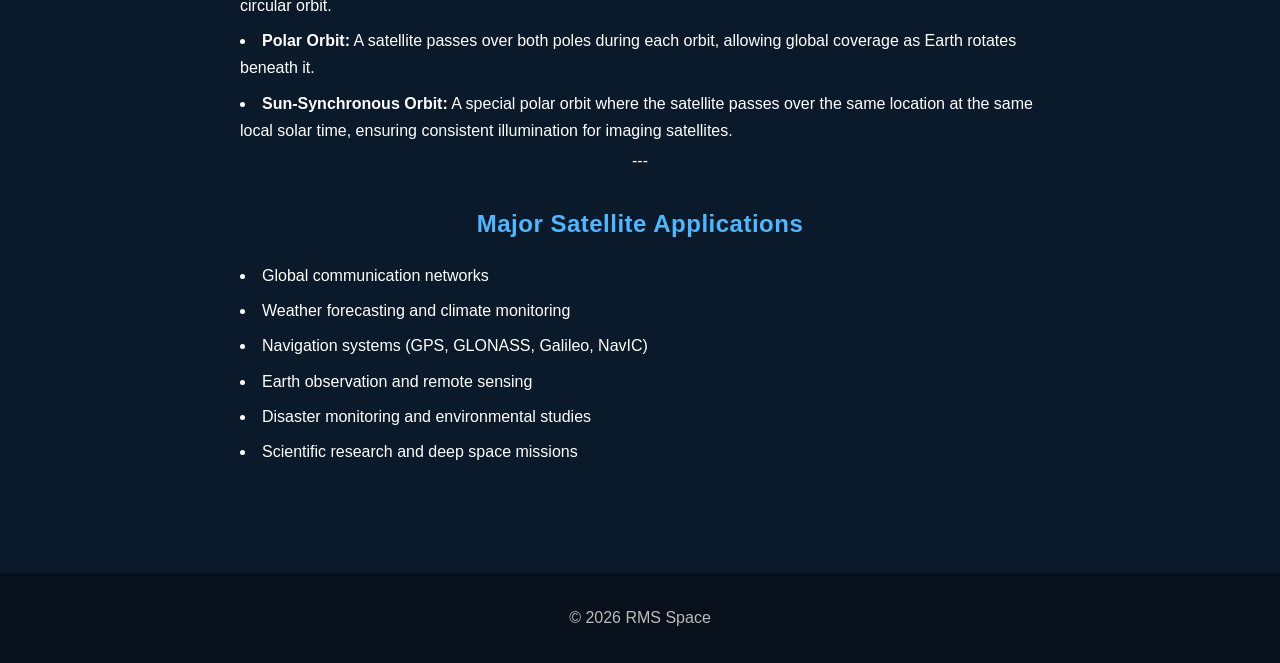
<file: satellites.html>
<!DOCTYPE html>
<html>

<head>
<title>Satellites | RMS Space</title>
<link rel="stylesheet" href="style.css">
</head>

<body>

<header>
<h1>🚀 RMS Space</h1>
<p>Rockets • Missiles • Satellites</p>
</header>

<nav>
<a href="index.html">Home</a>
<a href="about.html">About</a>
<a href="rocket-science.html">Rocket Science</a>
<a href="missiles.html">Missiles</a>
<a href="satellites.html">Satellites</a>
<a href="research.html">Research</a>
<a href="basics.html">Basics</a>
<a href="blog.html">Blog</a>
</nav>

<section class="topics">

<h2>Satellite Systems</h2>

<p>
A satellite is an artificial spacecraft placed into orbit around Earth or
another celestial body. Satellites are used for communication, navigation,
Earth observation, meteorology, scientific research and defense applications.
Modern satellites form the backbone of global telecommunications,
navigation systems and environmental monitoring.
</p>

<h3>What is a Satellite?</h3>

<p>
A satellite remains in orbit because its forward velocity balances the
gravitational pull of Earth. This condition is known as orbital motion.
For a circular orbit, the required orbital velocity is approximately
7.8 km/s in Low Earth Orbit.
</p>

<p>
Satellites consist of two major parts:
</p>

<ul>
<li><b>Payload:</b> Mission equipment such as communication transponders,
cameras, sensors or scientific instruments.</li>

<li><b>Bus (Satellite Platform):</b> Support systems including power supply,
attitude control, propulsion system, thermal control and communication
subsystems.</li>
</ul>

---

<h3>Satellite Communication System</h3>

<img src="satellite-communication-system.png" class="orbit-img">

<p class="image-caption">
Figure: Basic architecture of a satellite communication system
showing uplink and downlink signal paths.
</p>

The figure above illustrates a simplified satellite communication system.
Signals transmitted from a ground station are sent to the satellite in an
<b>uplink</b> frequency band. The satellite receives, amplifies and processes
the signal using onboard transponders, then retransmits it back to Earth in
a different <b>downlink</b> frequency band to avoid interference.
</p>

<h4>Typical Technical Parameters</h4>

<ul>

<li><b>Orbit:</b> Geostationary Earth Orbit (GEO) at 35,786 km altitude</li>

<li><b>Uplink Frequency:</b> 14.0 – 14.5 GHz (Ku Band)</li>

<li><b>Downlink Frequency:</b> 10.7 – 12.7 GHz (Ku Band)</li>

<li><b>Signal Modulation:</b> QPSK, 8PSK, 16QAM</li>

<li><b>Satellite Power:</b> Solar arrays producing 3–20 kW</li>

<li><b>Ground Antenna:</b> High-gain parabolic dish antennas</li>

</ul>

<p>
Satellite communication enables long-distance data transmission for
television broadcasting, internet connectivity, military communication,
and disaster management systems.
</p>

---

<h3>Types of Satellite Orbits</h3>

<ul>

<li>
<b>Low Earth Orbit (LEO)</b> – 160 km to 2,000 km altitude.  
Orbital period: approximately 90–120 minutes.  
Commonly used for Earth observation, imaging satellites and the
International Space Station.
</li>

<li>
<b>Medium Earth Orbit (MEO)</b> – 2,000 km to 35,786 km altitude.  
Used mainly by navigation systems such as GPS, GLONASS, Galileo and NavIC.
</li>

<li>
<b>Geostationary Earth Orbit (GEO)</b> – 35,786 km above the equator.  
Satellites appear stationary relative to Earth, making them ideal for
communication and weather monitoring satellites.
</li>

</ul>

---

<h3>Orbital Regions Around Earth</h3>

<img src="orbit-types.png" class="orbit-img">

<p>
The diagram above illustrates the three primary orbital regimes around
Earth: Low Earth Orbit (LEO), Medium Earth Orbit (MEO) and Geostationary
Earth Orbit (GEO). Each orbital region provides different coverage,
communication latency and revisit time depending on mission requirements.
</p>

---

<h3>Key Orbital Characteristics</h3>

<ul>

<li>
<b>Inclination:</b> The angle between the orbital plane and the Earth's
equatorial plane. Inclination determines which regions of Earth the
satellite can observe.
</li>

<li>
<b>Eccentricity:</b> Defines how circular or elliptical an orbit is.
An eccentricity of 0 corresponds to a perfectly circular orbit.
</li>

<li>
<b>Polar Orbit:</b> A satellite passes over both poles during each orbit,
allowing global coverage as Earth rotates beneath it.
</li>

<li>
<b>Sun-Synchronous Orbit:</b> A special polar orbit where the satellite
passes over the same location at the same local solar time, ensuring
consistent illumination for imaging satellites.
</li>

</ul>

---

<h3>Major Satellite Applications</h3>

<ul>

<li>Global communication networks</li>

<li>Weather forecasting and climate monitoring</li>

<li>Navigation systems (GPS, GLONASS, Galileo, NavIC)</li>

<li>Earth observation and remote sensing</li>

<li>Disaster monitoring and environmental studies</li>

<li>Scientific research and deep space missions</li>

</ul>

</section>

<footer>
<p>© 2026 RMS Space</p>
</footer>

</body>
</html>
</file>
<file: style.css>
body{
font-family: Arial, Helvetica, sans-serif;
margin:0;
background:#0b1a2a;
color:white;
}

/* HEADER */

header{
background:#08101c;
text-align:center;
padding:25px;
}

header h1{
margin:0;
font-size:32px;
}

header p{
margin-top:5px;
color:#ccc;
}

/* NAVIGATION */

nav{
background:#111;
text-align:center;
padding:12px;
}

nav a{
color:white;
margin:15px;
text-decoration:none;
font-weight:bold;
transition:0.3s;
}

nav a:hover{
color:#4db8ff;
}

/* HERO SECTION */

.hero{
background-image:url("https://images.unsplash.com/photo-1446776653964-20c1d3a81b06");
background-size:cover;
background-position:center;
height:420px;
display:flex;
align-items:center;
justify-content:center;
text-align:center;
}

.hero-text{
background:rgba(0,0,0,0.65);
padding:40px;
border-radius:10px;
max-width:700px;
}

.hero h2{
font-size:42px;
margin-bottom:10px;
}

/* CONTENT */

.content,
.topics{
max-width:900px;
margin:auto;
padding:60px 20px;
text-align:center;
}

.content p,
.topics p{
line-height:1.7;
}

/* LISTS */

ul{
list-style-position:inside;
padding:0;
}

ul li{
margin:8px 0;
}

/* CARDS */

.topic-container{
display:flex;
justify-content:center;
flex-wrap:wrap;
gap:30px;
}

.topic-card{
background:#16263c;
width:250px;
padding:25px;
border-radius:10px;
box-shadow:0 0 10px rgba(0,0,0,0.5);
transition:0.3s;
}

.topic-card:hover{
transform:scale(1.05);
background:#1e3555;
}

.topic-card a{
color:white;
text-decoration:none;
}

.topic-card a:hover{
color:#4db8ff;
}

/* SECTION HIGHLIGHT */

.section-highlight{
background:#0f2742;
padding:60px 20px;
text-align:center;
}

.section-highlight p{
max-width:700px;
margin:auto;
line-height:1.7;
}

/* DIAGRAMS */

.diagram{
text-align:center;
margin:40px auto;
}

.diagram img{
max-width:450px;
width:90%;
border-radius:10px;
box-shadow:0 0 10px rgba(0,0,0,0.6);
}

.diagram p{
margin-top:10px;
font-size:14px;
color:#ccc;
}

/* FOOTER */

footer{
background:#08101c;
text-align:center;
padding:20px;
margin-top:40px;
color:#bbb;
}

.rocket-img{

width:25%;
max-width:250px;
display:block;
margin:30px auto;
border-radius:10px;
box-shadow:0 0 20px rgba(0,0,0,0.5);

}

.orbit-img{

width:100%;
max-width:1200px;
display:block;
margin:40px auto;
border-radius:10px;

}

/* HERO BUTTON */

.hero-button{

display:inline-block;
margin-top:20px;
padding:12px 25px;
background:#4db8ff;
color:#000;
text-decoration:none;
font-weight:bold;
border-radius:6px;
transition:0.3s;

}

.hero-button:hover{

background:#72c9ff;
transform:scale(1.05);

}

/* SMOOTH PAGE FEEL */

html{

scroll-behavior:smooth;

}

/* BETTER HEADING STYLE */

h2{

letter-spacing:1px;

}

h3{

letter-spacing:0.5px;

}

/* SMALL MOBILE IMPROVEMENT */

@media(max-width:700px){

.hero h2{

font-size:30px;

}

.hero{

height:320px;

}

}

/* SATELLITE PAGE IMPROVEMENTS */

/* Better spacing for sections */

.topics h2{
margin-top:20px;
margin-bottom:20px;
font-size:30px;
}

.topics h3{
margin-top:40px;
color:#4db8ff;
font-size:24px;
}

.topics h4{
margin-top:25px;
color:#9fd3ff;
font-size:20px;
}

/* Paragraph readability */

.topics p{
max-width:850px;
margin:15px auto;
line-height:1.8;
}

/* Lists look cleaner */

.topics ul{
max-width:800px;
margin:auto;
text-align:left;
line-height:1.7;
}

/* Image captions */

.image-caption{
font-size:14px;
color:#ccc;
margin-top:10px;
text-align:center;
}

/* Better orbit image display */

.orbit-img{
width:80%;
max-width:900px;
display:block;
margin:40px auto;
border-radius:10px;
box-shadow:0 0 15px rgba(0,0,0,0.5);
}

/* Smooth page scrolling */

html{
scroll-behavior:smooth;
}

/* NEWS SECTION */

.news-item{

background:#16263c;
padding:20px;
margin:20px auto;
max-width:800px;
border-radius:10px;
box-shadow:0 0 10px rgba(0,0,0,0.5);

}

.news-item h4{

color:#4db8ff;
margin-bottom:10px;

}

/* NEWS CARDS */

.news-container{
display:flex;
flex-wrap:wrap;
justify-content:center;
gap:25px;
margin-top:20px;
}

.news-card{
background:#16263c;
padding:20px;
width:260px;
border-radius:10px;
transition:0.3s;
box-shadow:0 0 10px rgba(0,0,0,0.5);
}

.news-card:hover{
transform:scale(1.05);
background:#1e3555;
}

.news-card a{
color:#4db8ff;
text-decoration:none;
font-weight:bold;
}

/* MISSILE PAGE */

.phase-box{

background:#16263c;
padding:20px;
margin:25px auto;
max-width:900px;
border-radius:10px;
box-shadow:0 0 10px rgba(0,0,0,0.5);

}

.phase-box h4{

color:#4db8ff;
margin-bottom:10px;

}

.classification-box{

background:#101c2c;
padding:20px;
border-radius:10px;
margin:20px auto;
max-width:900px;

}

.orbit-img{

width:90%;
max-width:1100px;
display:block;
margin:40px auto;
border-radius:10px;
box-shadow:0 0 15px rgba(0,0,0,0.6);

}

.image-caption{

text-align:center;
font-size:14px;
color:#ccc;
margin-top:10px;

}

/* BASICS PAGE */

.law-box{

background:#16263c;
padding:20px;
margin:25px auto;
max-width:850px;
border-radius:10px;
box-shadow:0 0 10px rgba(0,0,0,0.5);

}

.law-box p{

margin:0;

}

/* BASICS PAGE */

.law-box{

background:#16263c;
padding:20px;
margin:25px auto;
max-width:850px;
border-radius:10px;
box-shadow:0 0 10px rgba(0,0,0,0.5);

}

.law-box p{

margin:0;

}
</file>
